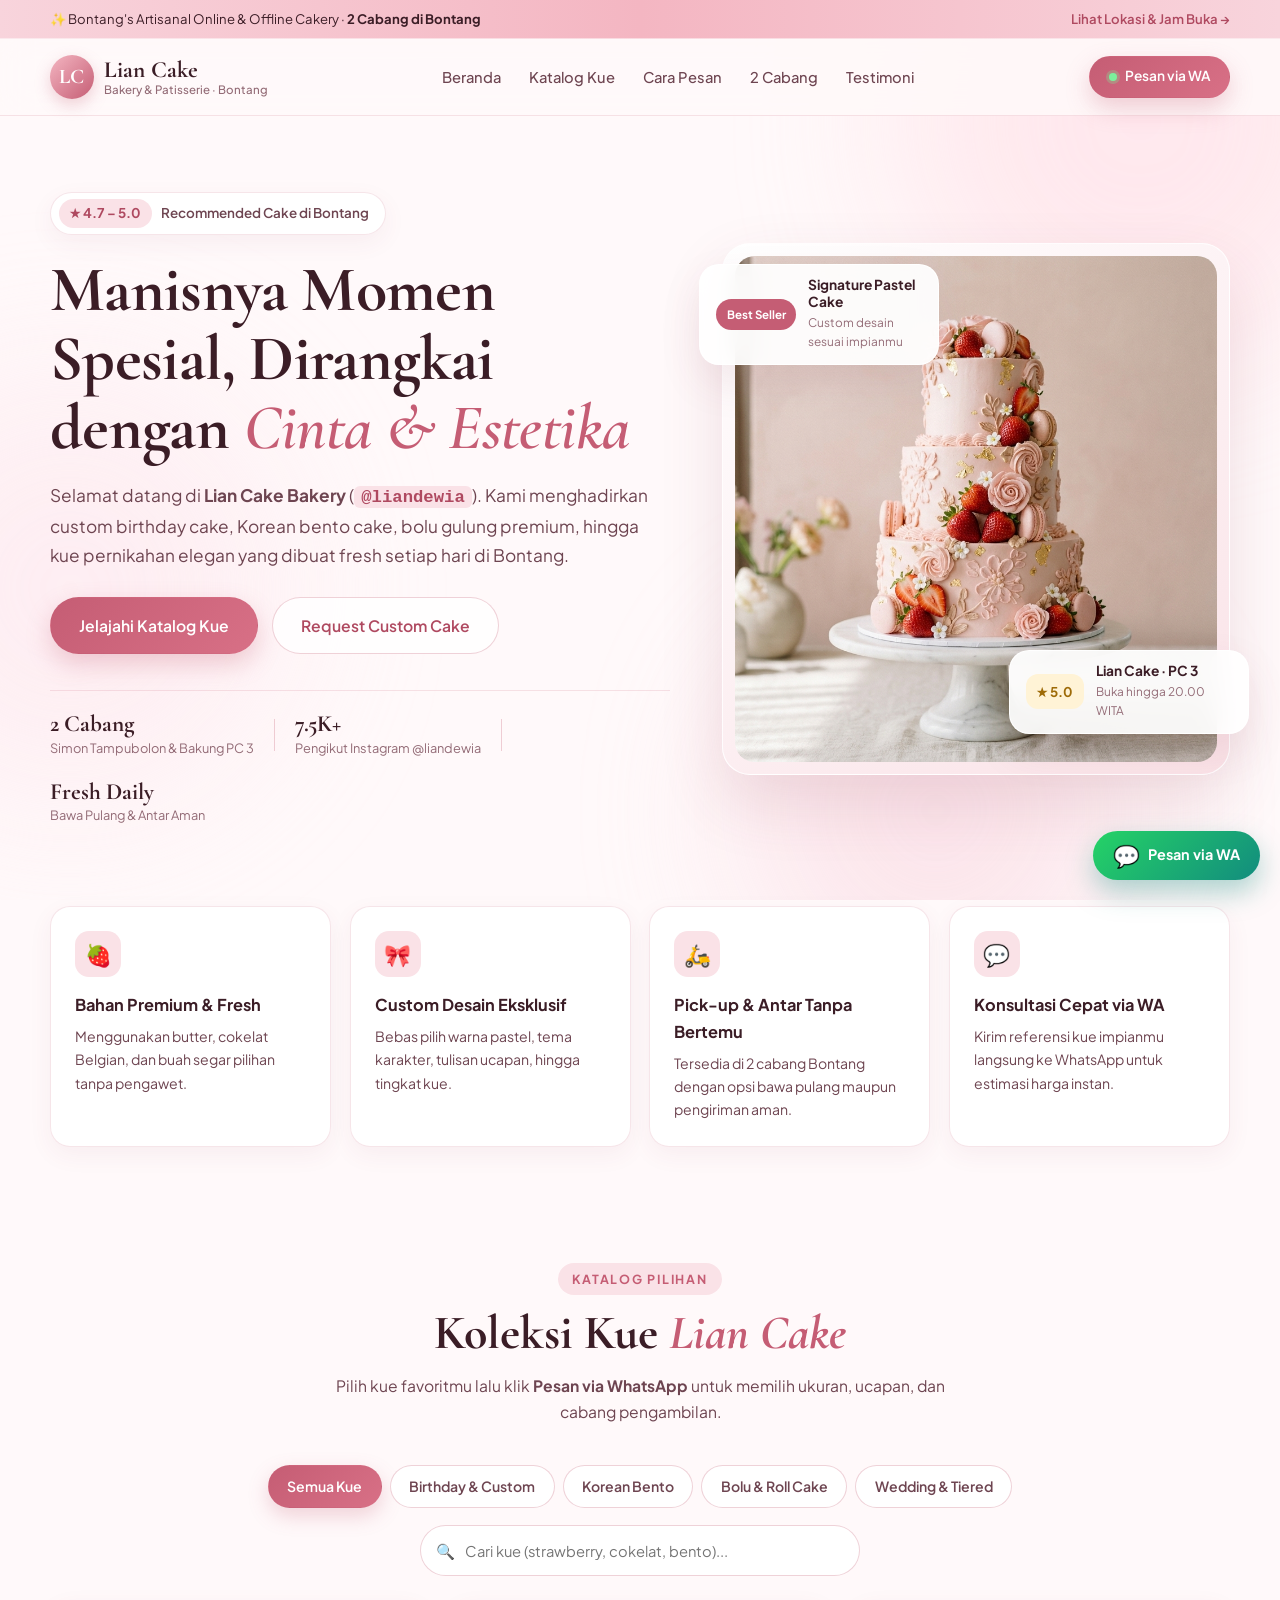
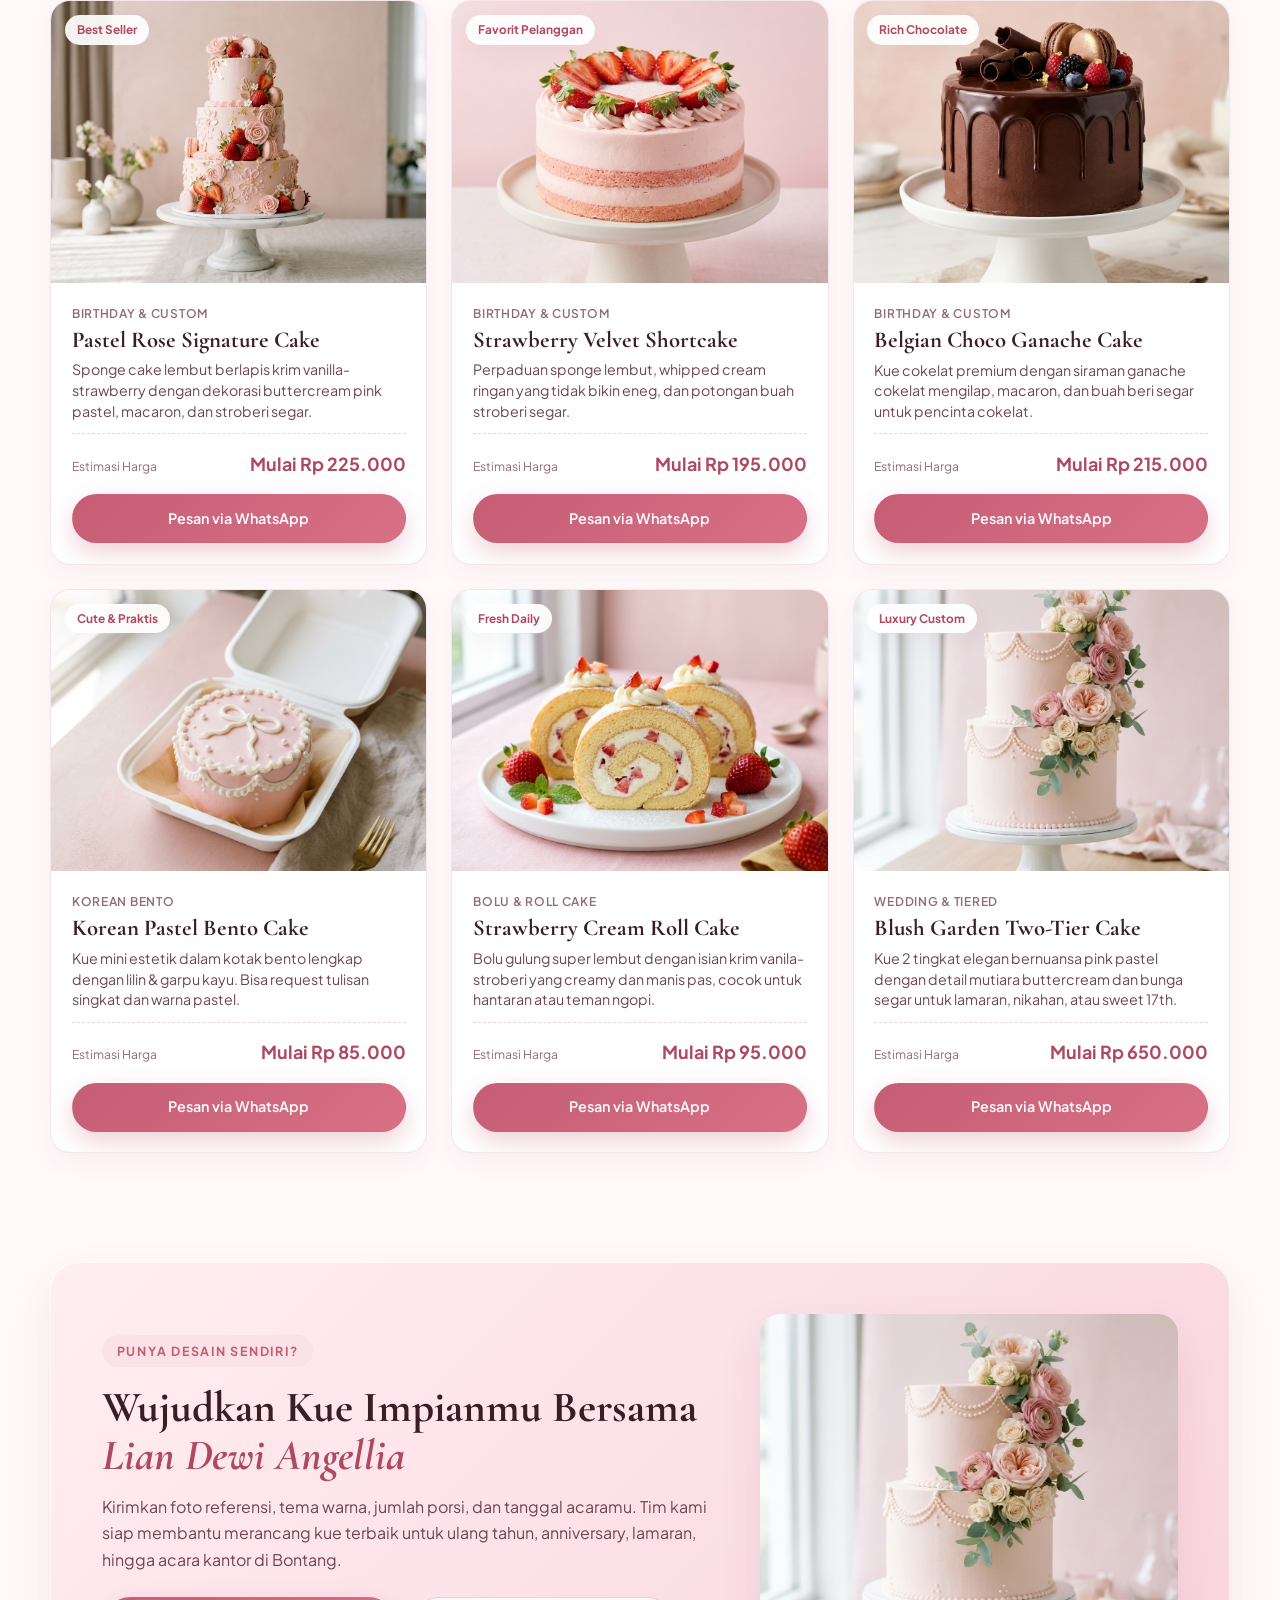
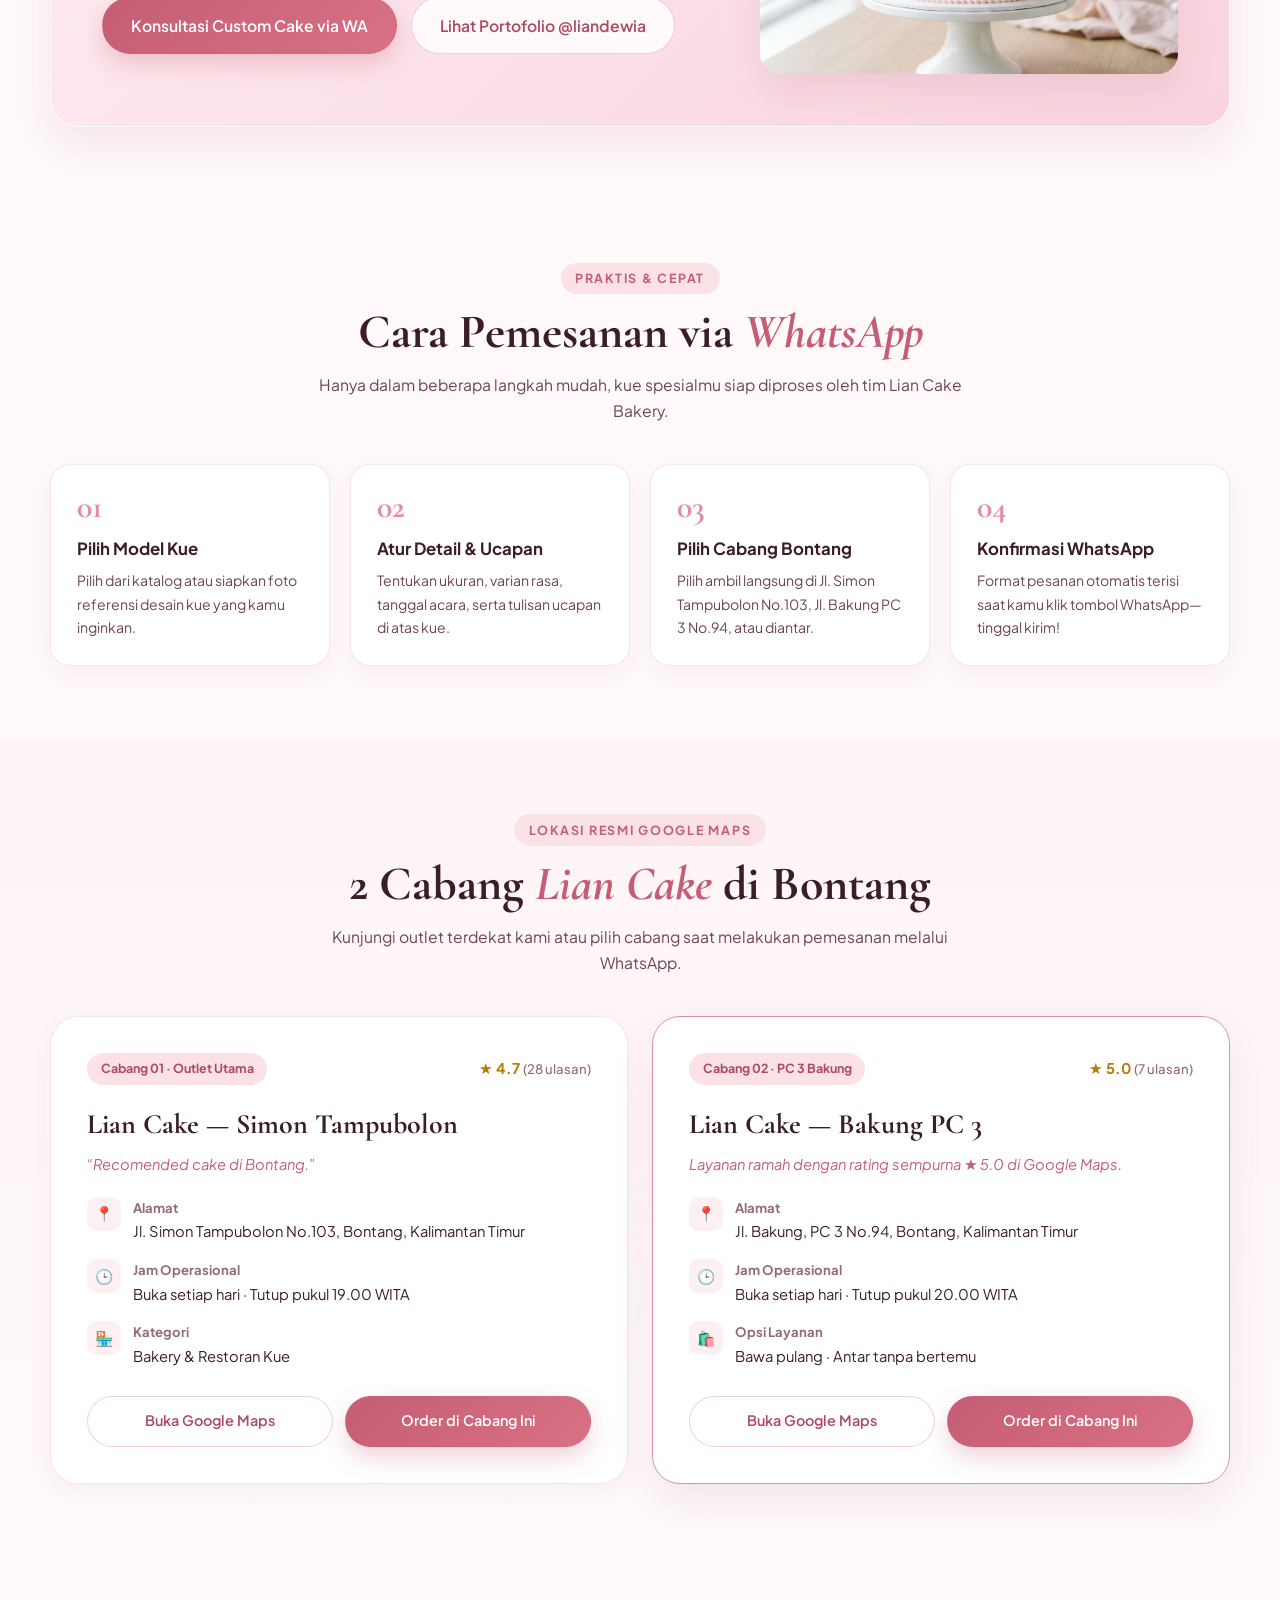
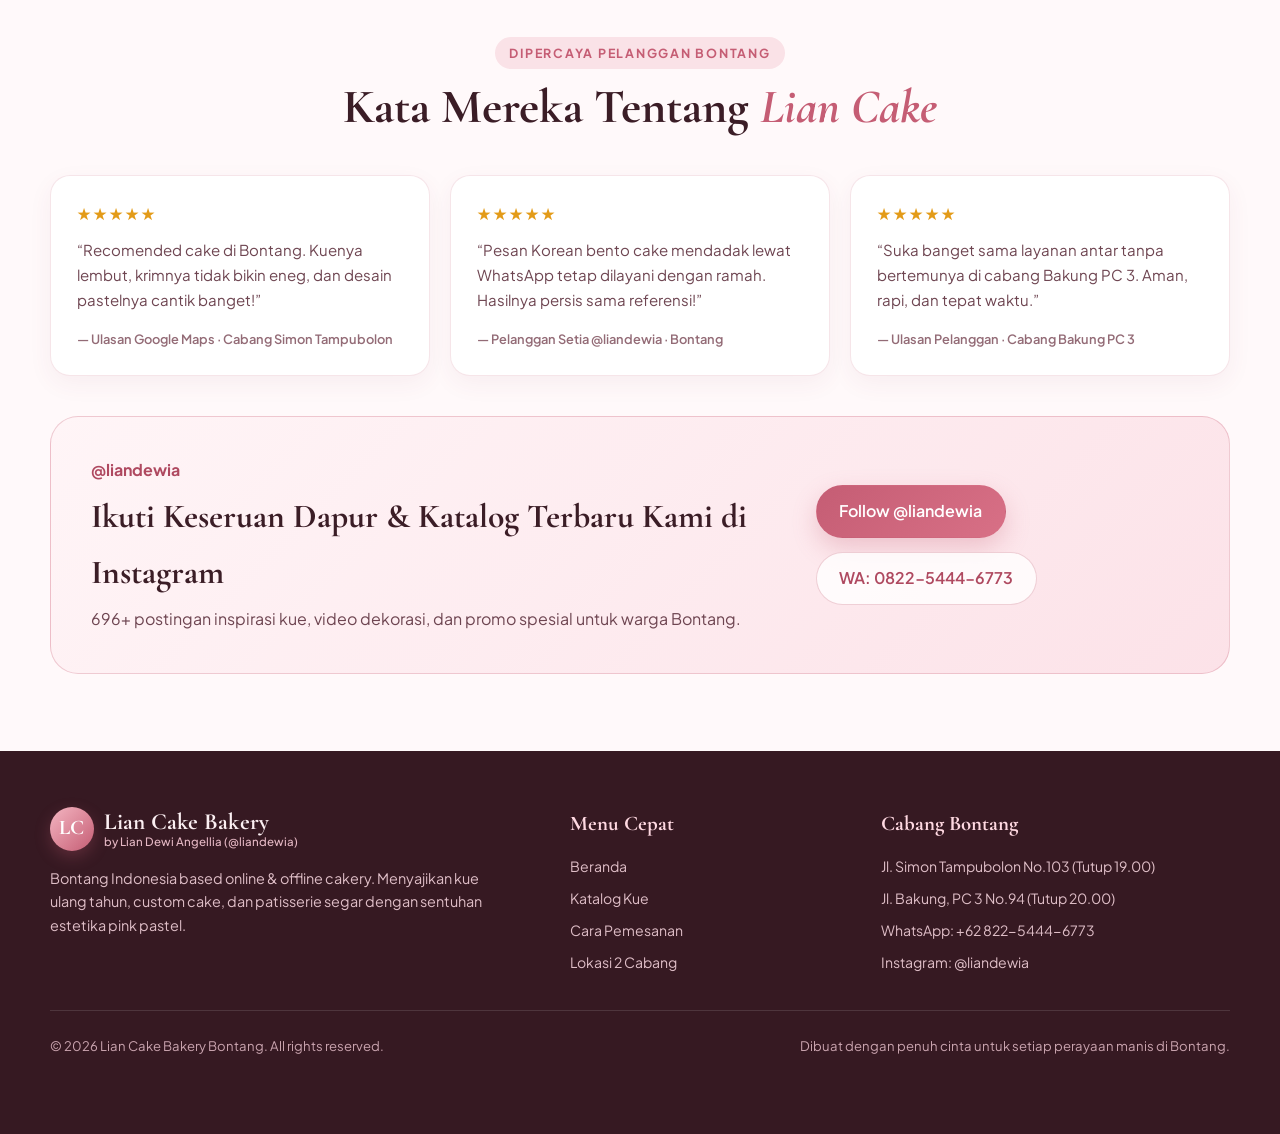
<file: index.html>
<!DOCTYPE html>
<html lang="id">
<head>
  <meta charset="UTF-8" />
  <meta name="viewport" content="width=device-width, initial-scale=1.0" />
  <title>Lian Cake Bakery — Artisanal Cakery &amp; Custom Cake Bontang</title>
  <meta
    name="description"
    content="Lian Cake Bakery (@liandewia) — Katalog kue ulang tahun, custom cake, bento cake, bolu gulung, dan kue pernikahan di Bontang. Pesan mudah via WhatsApp, tersedia 2 cabang di Bontang."
  />
  <meta name="theme-color" content="#F4B6C2" />

  <!-- Google Fonts -->
  <link rel="preconnect" href="https://fonts.googleapis.com" />
  <link rel="preconnect" href="https://fonts.gstatic.com" crossorigin />
  <link
    href="https://fonts.googleapis.com/css2?family=Cormorant+Garamond:ital,wght@0,500;0,600;0,700;1,500;1,600&family=Plus+Jakarta+Sans:wght@400;500;600;700&display=swap"
    rel="stylesheet"
  />

  <link rel="stylesheet" href="styles.css" />
</head>
<body>
  <!-- Ambient Background Blobs -->
  <div class="ambient-bg" aria-hidden="true">
    <span class="blob blob-1"></span>
    <span class="blob blob-2"></span>
    <span class="blob blob-3"></span>
  </div>

  <!-- Top Announcement Bar -->
  <div class="top-bar">
    <div class="container top-bar-inner">
      <span>✨ Bontang's Artisanal Online &amp; Offline Cakery · <strong>2 Cabang di Bontang</strong></span>
      <a href="#cabang" class="top-bar-link">Lihat Lokasi &amp; Jam Buka →</a>
    </div>
  </div>

  <!-- Sticky Navigation Header -->
  <header class="site-header" id="siteHeader">
    <div class="container header-inner">
      <a href="#beranda" class="brand" aria-label="Lian Cake Bakery Beranda">
        <span class="brand-monogram" aria-hidden="true">LC</span>
        <span class="brand-text">
          <span class="brand-name">Lian Cake</span>
          <span class="brand-sub">Bakery &amp; Patisserie · Bontang</span>
        </span>
      </a>

      <nav class="nav-desktop" aria-label="Navigasi Utama">
        <a href="#beranda" class="nav-link">Beranda</a>
        <a href="#katalog" class="nav-link">Katalog Kue</a>
        <a href="#cara-pesan" class="nav-link">Cara Pesan</a>
        <a href="#cabang" class="nav-link">2 Cabang</a>
        <a href="#ulasan" class="nav-link">Testimoni</a>
      </nav>

      <div class="header-actions">
        <button type="button" class="btn btn-primary btn-sm" id="headerOrderBtn">
          <span class="wa-dot" aria-hidden="true"></span>
          Pesan via WA
        </button>
        <button
          type="button"
          class="menu-toggle"
          id="menuToggle"
          aria-label="Buka menu navigasi"
          aria-expanded="false"
          aria-controls="mobileDrawer"
        >
          <span></span>
          <span></span>
          <span></span>
        </button>
      </div>
    </div>

    <!-- Mobile Navigation Drawer -->
    <div class="mobile-drawer" id="mobileDrawer" hidden>
      <nav class="mobile-nav" aria-label="Navigasi Mobile">
        <a href="#beranda" class="mobile-nav-link">Beranda</a>
        <a href="#katalog" class="mobile-nav-link">Katalog Kue</a>
        <a href="#cara-pesan" class="mobile-nav-link">Cara Pesan</a>
        <a href="#cabang" class="mobile-nav-link">2 Cabang Bontang</a>
        <a href="#ulasan" class="mobile-nav-link">Testimoni &amp; IG</a>
        <button type="button" class="btn btn-primary btn-full mobile-wa-btn" id="mobileOrderBtn">
          Chat &amp; Pesan via WhatsApp
        </button>
      </nav>
    </div>
  </header>

  <main>
    <!-- Hero Section -->
    <section class="hero" id="beranda">
      <div class="container hero-grid">
        <div class="hero-content">
          <div class="hero-pill">
            <span class="pill-star">★ 4.7 – 5.0</span>
            <span>Recommended Cake di Bontang</span>
          </div>

          <h1 class="hero-title">
            Manisnya Momen Spesial, Dirangkai dengan <em>Cinta &amp; Estetika</em>
          </h1>

          <p class="hero-desc">
            Selamat datang di <strong>Lian Cake Bakery</strong> (<code>@liandewia</code>). Kami menghadirkan
            custom birthday cake, Korean bento cake, bolu gulung premium, hingga kue pernikahan elegan
            yang dibuat fresh setiap hari di Bontang.
          </p>

          <div class="hero-cta">
            <a href="#katalog" class="btn btn-primary btn-lg">
              Jelajahi Katalog Kue
            </a>
            <button type="button" class="btn btn-outline btn-lg" id="heroCustomOrderBtn">
              Request Custom Cake
            </button>
          </div>

          <div class="hero-stats">
            <div class="stat-item">
              <strong class="stat-value">2 Cabang</strong>
              <span class="stat-label">Simon Tampubolon &amp; Bakung PC 3</span>
            </div>
            <div class="stat-divider" aria-hidden="true"></div>
            <div class="stat-item">
              <strong class="stat-value">7.5K+</strong>
              <span class="stat-label">Pengikut Instagram @liandewia</span>
            </div>
            <div class="stat-divider" aria-hidden="true"></div>
            <div class="stat-item">
              <strong class="stat-value">Fresh Daily</strong>
              <span class="stat-label">Bawa Pulang &amp; Antar Aman</span>
            </div>
          </div>
        </div>

        <div class="hero-visual">
          <div class="hero-frame">
            <img
              src="hero-cake.jpg"
              alt="Signature Pastel Pink Birthday Cake dari Lian Cake Bakery Bontang"
              class="hero-image"
            />
            <div class="floating-card floating-card-top">
              <span class="fc-badge">Best Seller</span>
              <div>
                <strong>Signature Pastel Cake</strong>
                <p>Custom desain sesuai impianmu</p>
              </div>
            </div>
            <div class="floating-card floating-card-bottom">
              <span class="fc-rating">★ 5.0</span>
              <div>
                <strong>Lian Cake · PC 3</strong>
                <p>Buka hingga 20.00 WITA</p>
              </div>
            </div>
          </div>
        </div>
      </div>
    </section>

    <!-- Brand Highlights Strip -->
    <section class="highlights" aria-label="Keunggulan Lian Cake">
      <div class="container highlights-grid">
        <div class="highlight-card">
          <div class="highlight-icon" aria-hidden="true">🍓</div>
          <h3>Bahan Premium &amp; Fresh</h3>
          <p>Menggunakan butter, cokelat Belgian, dan buah segar pilihan tanpa pengawet.</p>
        </div>
        <div class="highlight-card">
          <div class="highlight-icon" aria-hidden="true">🎀</div>
          <h3>Custom Desain Eksklusif</h3>
          <p>Bebas pilih warna pastel, tema karakter, tulisan ucapan, hingga tingkat kue.</p>
        </div>
        <div class="highlight-card">
          <div class="highlight-icon" aria-hidden="true">🛵</div>
          <h3>Pick-up &amp; Antar Tanpa Bertemu</h3>
          <p>Tersedia di 2 cabang Bontang dengan opsi bawa pulang maupun pengiriman aman.</p>
        </div>
        <div class="highlight-card">
          <div class="highlight-icon" aria-hidden="true">💬</div>
          <h3>Konsultasi Cepat via WA</h3>
          <p>Kirim referensi kue impianmu langsung ke WhatsApp untuk estimasi harga instan.</p>
        </div>
      </div>
    </section>

    <!-- Cake Catalog Section -->
    <section class="catalog-section" id="katalog">
      <div class="container">
        <div class="section-header">
          <span class="section-eyebrow">Katalog Pilihan</span>
          <h2 class="section-title">Koleksi Kue <em>Lian Cake</em></h2>
          <p class="section-subtitle">
            Pilih kue favoritmu lalu klik <strong>Pesan via WhatsApp</strong> untuk memilih ukuran, ucapan, dan cabang pengambilan.
          </p>
        </div>

        <!-- Catalog Controls: Filter Tabs & Search -->
        <div class="catalog-controls">
          <div class="filter-tabs" role="tablist" aria-label="Kategori Kue">
            <button type="button" class="filter-tab active" data-category="all" role="tab" aria-selected="true">
              Semua Kue
            </button>
            <button type="button" class="filter-tab" data-category="birthday" role="tab" aria-selected="false">
              Birthday &amp; Custom
            </button>
            <button type="button" class="filter-tab" data-category="bento" role="tab" aria-selected="false">
              Korean Bento
            </button>
            <button type="button" class="filter-tab" data-category="roll" role="tab" aria-selected="false">
              Bolu &amp; Roll Cake
            </button>
            <button type="button" class="filter-tab" data-category="tiered" role="tab" aria-selected="false">
              Wedding &amp; Tiered
            </button>
          </div>

          <div class="search-box">
            <span class="search-icon" aria-hidden="true">🔍</span>
            <input
              type="search"
              id="catalogSearch"
              placeholder="Cari kue (strawberry, cokelat, bento)..."
              aria-label="Cari kue di katalog"
            />
          </div>
        </div>

        <!-- Catalog Grid (Rendered by app.js) -->
        <div class="catalog-grid" id="catalogGrid"></div>

        <!-- Empty State -->
        <div class="empty-state" id="catalogEmpty" hidden>
          <p>Tidak ada kue yang cocok dengan pencarianmu. Yuk konsultasikan kue custom impianmu langsung!</p>
          <button type="button" class="btn btn-primary" id="emptyCustomBtn">Tanya Custom Cake via WA</button>
        </div>
      </div>
    </section>

    <!-- Custom Order Banner -->
    <section class="custom-banner">
      <div class="container">
        <div class="custom-banner-card">
          <div class="custom-banner-text">
            <span class="section-eyebrow">Punya Desain Sendiri?</span>
            <h2>Wujudkan Kue Impianmu Bersama <em>Lian Dewi Angellia</em></h2>
            <p>
              Kirimkan foto referensi, tema warna, jumlah porsi, dan tanggal acaramu. Tim kami siap
              membantu merancang kue terbaik untuk ulang tahun, anniversary, lamaran, hingga acara kantor di Bontang.
            </p>
            <div class="custom-banner-actions">
              <button type="button" class="btn btn-primary btn-lg" id="bannerCustomBtn">
                Konsultasi Custom Cake via WA
              </button>
              <a
                href="https://www.instagram.com/liandewia/"
                target="_blank"
                rel="noopener noreferrer"
                class="btn btn-outline btn-lg"
              >
                Lihat Portofolio @liandewia
              </a>
            </div>
          </div>
          <div class="custom-banner-visual">
            <img src="cake-tiered.jpg" alt="Contoh Custom Tiered Cake Lian Cake" loading="lazy" />
          </div>
        </div>
      </div>
    </section>

    <!-- How to Order Section -->
    <section class="steps-section" id="cara-pesan">
      <div class="container">
        <div class="section-header">
          <span class="section-eyebrow">Praktis &amp; Cepat</span>
          <h2 class="section-title">Cara Pemesanan via <em>WhatsApp</em></h2>
          <p class="section-subtitle">
            Hanya dalam beberapa langkah mudah, kue spesialmu siap diproses oleh tim Lian Cake Bakery.
          </p>
        </div>

        <div class="steps-grid">
          <div class="step-card">
            <span class="step-num">01</span>
            <h3>Pilih Model Kue</h3>
            <p>Pilih dari katalog atau siapkan foto referensi desain kue yang kamu inginkan.</p>
          </div>
          <div class="step-card">
            <span class="step-num">02</span>
            <h3>Atur Detail &amp; Ucapan</h3>
            <p>Tentukan ukuran, varian rasa, tanggal acara, serta tulisan ucapan di atas kue.</p>
          </div>
          <div class="step-card">
            <span class="step-num">03</span>
            <h3>Pilih Cabang Bontang</h3>
            <p>Pilih ambil langsung di Jl. Simon Tampubolon No.103, Jl. Bakung PC 3 No.94, atau diantar.</p>
          </div>
          <div class="step-card">
            <span class="step-num">04</span>
            <h3>Konfirmasi WhatsApp</h3>
            <p>Format pesanan otomatis terisi saat kamu klik tombol WhatsApp—tinggal kirim!</p>
          </div>
        </div>
      </div>
    </section>

    <!-- Two Branches Section (Exact Google Maps Data) -->
    <section class="branches-section" id="cabang">
      <div class="container">
        <div class="section-header">
          <span class="section-eyebrow">Lokasi Resmi Google Maps</span>
          <h2 class="section-title">2 Cabang <em>Lian Cake</em> di Bontang</h2>
          <p class="section-subtitle">
            Kunjungi outlet terdekat kami atau pilih cabang saat melakukan pemesanan melalui WhatsApp.
          </p>
        </div>

        <div class="branches-grid">
          <!-- Branch 1 -->
          <article class="branch-card">
            <div class="branch-top">
              <span class="branch-badge">Cabang 01 · Outlet Utama</span>
              <span class="branch-rating">★ 4.7 <span>(28 ulasan)</span></span>
            </div>
            <h3 class="branch-name">Lian Cake — Simon Tampubolon</h3>
            <p class="branch-quote">“Recomended cake di Bontang.”</p>

            <ul class="branch-details">
              <li>
                <span class="detail-icon" aria-hidden="true">📍</span>
                <div>
                  <strong>Alamat</strong>
                  <span>Jl. Simon Tampubolon No.103, Bontang, Kalimantan Timur</span>
                </div>
              </li>
              <li>
                <span class="detail-icon" aria-hidden="true">🕒</span>
                <div>
                  <strong>Jam Operasional</strong>
                  <span>Buka setiap hari · Tutup pukul 19.00 WITA</span>
                </div>
              </li>
              <li>
                <span class="detail-icon" aria-hidden="true">🏪</span>
                <div>
                  <strong>Kategori</strong>
                  <span>Bakery &amp; Restoran Kue</span>
                </div>
              </li>
            </ul>

            <div class="branch-actions">
              <a
                href="https://www.google.com/maps/search/?api=1&query=Lian+Cake+Jl.+Simon+Tampubolon+No.103+Bontang"
                target="_blank"
                rel="noopener noreferrer"
                class="btn btn-outline"
              >
                Buka Google Maps
              </a>
              <button
                type="button"
                class="btn btn-primary branch-wa-btn"
                data-branch="Cabang Jl. Simon Tampubolon No.103"
              >
                Order di Cabang Ini
              </button>
            </div>
          </article>

          <!-- Branch 2 -->
          <article class="branch-card branch-card-featured">
            <div class="branch-top">
              <span class="branch-badge">Cabang 02 · PC 3 Bakung</span>
              <span class="branch-rating">★ 5.0 <span>(7 ulasan)</span></span>
            </div>
            <h3 class="branch-name">Lian Cake — Bakung PC 3</h3>
            <p class="branch-quote">Layanan ramah dengan rating sempurna ★ 5.0 di Google Maps.</p>

            <ul class="branch-details">
              <li>
                <span class="detail-icon" aria-hidden="true">📍</span>
                <div>
                  <strong>Alamat</strong>
                  <span>Jl. Bakung, PC 3 No.94, Bontang, Kalimantan Timur</span>
                </div>
              </li>
              <li>
                <span class="detail-icon" aria-hidden="true">🕒</span>
                <div>
                  <strong>Jam Operasional</strong>
                  <span>Buka setiap hari · Tutup pukul 20.00 WITA</span>
                </div>
              </li>
              <li>
                <span class="detail-icon" aria-hidden="true">🛍️</span>
                <div>
                  <strong>Opsi Layanan</strong>
                  <span>Bawa pulang · Antar tanpa bertemu</span>
                </div>
              </li>
            </ul>

            <div class="branch-actions">
              <a
                href="https://www.google.com/maps/search/?api=1&query=Lian+Cake+Jl.+Bakung+PC+3+No.94+Bontang"
                target="_blank"
                rel="noopener noreferrer"
                class="btn btn-outline"
              >
                Buka Google Maps
              </a>
              <button
                type="button"
                class="btn btn-primary branch-wa-btn"
                data-branch="Cabang Jl. Bakung, PC 3 No.94"
              >
                Order di Cabang Ini
              </button>
            </div>
          </article>
        </div>
      </div>
    </section>

    <!-- Testimonials & Instagram Section -->
    <section class="social-section" id="ulasan">
      <div class="container">
        <div class="section-header">
          <span class="section-eyebrow">Dipercaya Pelanggan Bontang</span>
          <h2 class="section-title">Kata Mereka Tentang <em>Lian Cake</em></h2>
        </div>

        <div class="testimonials-grid">
          <blockquote class="testimonial-card">
            <div class="stars" aria-label="5 dari 5 bintang">★★★★★</div>
            <p>“Recomended cake di Bontang. Kuenya lembut, krimnya tidak bikin eneg, dan desain pastelnya cantik banget!”</p>
            <footer>— Ulasan Google Maps · Cabang Simon Tampubolon</footer>
          </blockquote>

          <blockquote class="testimonial-card">
            <div class="stars" aria-label="5 dari 5 bintang">★★★★★</div>
            <p>“Pesan Korean bento cake mendadak lewat WhatsApp tetap dilayani dengan ramah. Hasilnya persis sama referensi!”</p>
            <footer>— Pelanggan Setia @liandewia · Bontang</footer>
          </blockquote>

          <blockquote class="testimonial-card">
            <div class="stars" aria-label="5 dari 5 bintang">★★★★★</div>
            <p>“Suka banget sama layanan antar tanpa bertemunya di cabang Bakung PC 3. Aman, rapi, dan tepat waktu.”</p>
            <footer>— Ulasan Pelanggan · Cabang Bakung PC 3</footer>
          </blockquote>
        </div>

        <!-- Instagram CTA Box -->
        <div class="ig-box">
          <div class="ig-info">
            <span class="ig-handle">@liandewia</span>
            <h3>Ikuti Keseruan Dapur &amp; Katalog Terbaru Kami di Instagram</h3>
            <p>696+ postingan inspirasi kue, video dekorasi, dan promo spesial untuk warga Bontang.</p>
          </div>
          <div class="ig-actions">
            <a
              href="https://www.instagram.com/liandewia/"
              target="_blank"
              rel="noopener noreferrer"
              class="btn btn-primary"
            >
              Follow @liandewia
            </a>
            <a
              href="https://wa.me/6282254446773"
              target="_blank"
              rel="noopener noreferrer"
              class="btn btn-outline"
            >
              WA: 0822-5444-6773
            </a>
          </div>
        </div>
      </div>
    </section>
  </main>

  <!-- Footer -->
  <footer class="site-footer">
    <div class="container footer-grid">
      <div class="footer-brand">
        <div class="brand">
          <span class="brand-monogram" aria-hidden="true">LC</span>
          <span class="brand-text">
            <span class="brand-name">Lian Cake Bakery</span>
            <span class="brand-sub">by Lian Dewi Angellia (@liandewia)</span>
          </span>
        </div>
        <p>
          Bontang Indonesia based online &amp; offline cakery. Menyajikan kue ulang tahun, custom cake,
          dan patisserie segar dengan sentuhan estetika pink pastel.
        </p>
      </div>

      <div class="footer-col">
        <h4>Menu Cepat</h4>
        <ul>
          <li><a href="#beranda">Beranda</a></li>
          <li><a href="#katalog">Katalog Kue</a></li>
          <li><a href="#cara-pesan">Cara Pemesanan</a></li>
          <li><a href="#cabang">Lokasi 2 Cabang</a></li>
        </ul>
      </div>

      <div class="footer-col">
        <h4>Cabang Bontang</h4>
        <ul>
          <li>Jl. Simon Tampubolon No.103 (Tutup 19.00)</li>
          <li>Jl. Bakung, PC 3 No.94 (Tutup 20.00)</li>
          <li>WhatsApp: <a href="https://wa.me/6282254446773" target="_blank" rel="noopener noreferrer">+62 822-5444-6773</a></li>
          <li>Instagram: <a href="https://www.instagram.com/liandewia/" target="_blank" rel="noopener noreferrer">@liandewia</a></li>
        </ul>
      </div>
    </div>

    <div class="container footer-bottom">
      <p>&copy; <span id="currentYear">2026</span> Lian Cake Bakery Bontang. All rights reserved.</p>
      <p>Dibuat dengan penuh cinta untuk setiap perayaan manis di Bontang.</p>
    </div>
  </footer>

  <!-- Floating WhatsApp Quick Button -->
  <button type="button" class="floating-wa" id="floatingWaBtn" aria-label="Pesan cepat via WhatsApp">
    <span class="floating-wa-icon" aria-hidden="true">💬</span>
    <span class="floating-wa-text">Pesan via WA</span>
  </button>

  <!-- Interactive WhatsApp Order Modal -->
  <div class="modal-backdrop" id="orderModal" hidden role="dialog" aria-modal="true" aria-labelledby="modalTitle">
    <div class="modal-card">
      <button type="button" class="modal-close" id="modalCloseBtn" aria-label="Tutup form pemesanan">&times;</button>

      <div class="modal-header">
        <span class="section-eyebrow">Form Pesanan WhatsApp</span>
        <h3 id="modalTitle">Pesan Kue Lian Cake</h3>
        <p id="modalSubtitle">Lengkapi detail di bawah agar admin kami bisa langsung memproses pesananmu.</p>
      </div>

      <form id="waOrderForm" class="modal-form">
        <div class="form-group">
          <label for="orderCakeName">Pilihan Kue / Produk</label>
          <input type="text" id="orderCakeName" name="cakeName" required />
        </div>

        <div class="form-row">
          <div class="form-group">
            <label for="orderSize">Ukuran / Varian</label>
            <select id="orderSize" name="size">
              <option value="Mini / Bento (10cm)">Mini / Bento (10cm)</option>
              <option value="Reguler (16cm)">Reguler (16cm)</option>
              <option value="Medium (20cm)" selected>Medium (20cm)</option>
              <option value="Large (24cm)">Large (24cm)</option>
              <option value="2 Tingkat / Custom">2 Tingkat / Custom</option>
              <option value="1 Box / Paket Standar">1 Box / Paket Standar</option>
            </select>
          </div>

          <div class="form-group">
            <label for="orderDate">Tanggal Acara / Ambil</label>
            <input type="date" id="orderDate" name="date" />
          </div>
        </div>

        <div class="form-group">
          <label for="orderBranch">Pilih Cabang / Pengambilan</label>
          <select id="orderBranch" name="branch">
            <option value="Cabang Jl. Simon Tampubolon No.103">Ambil di Cabang Jl. Simon Tampubolon No.103</option>
            <option value="Cabang Jl. Bakung, PC 3 No.94">Ambil di Cabang Jl. Bakung, PC 3 No.94</option>
            <option value="Antar ke Alamat (Delivery Bontang)">Antar ke Alamat (Delivery Bontang)</option>
          </select>
        </div>

        <div class="form-group">
          <label for="orderCustomerName">Nama Pemesan</label>
          <input type="text" id="orderCustomerName" name="customerName" placeholder="Contoh: Rina" required />
        </div>

        <div class="form-group">
          <label for="orderGreeting">Tulisan Ucapan di Kue &amp; Catatan (Opsional)</label>
          <textarea
            id="orderGreeting"
            name="greeting"
            rows="3"
            placeholder="Contoh: Happy Birthday Mama! Warna pink pastel, rasa cokelat."
          ></textarea>
        </div>

        <button type="submit" class="btn btn-primary btn-lg btn-full">
          Kirim Pesanan ke WhatsApp →
        </button>
      </form>
    </div>
  </div>

  <script src="app.js"></script>
</body>
</html>
</file>
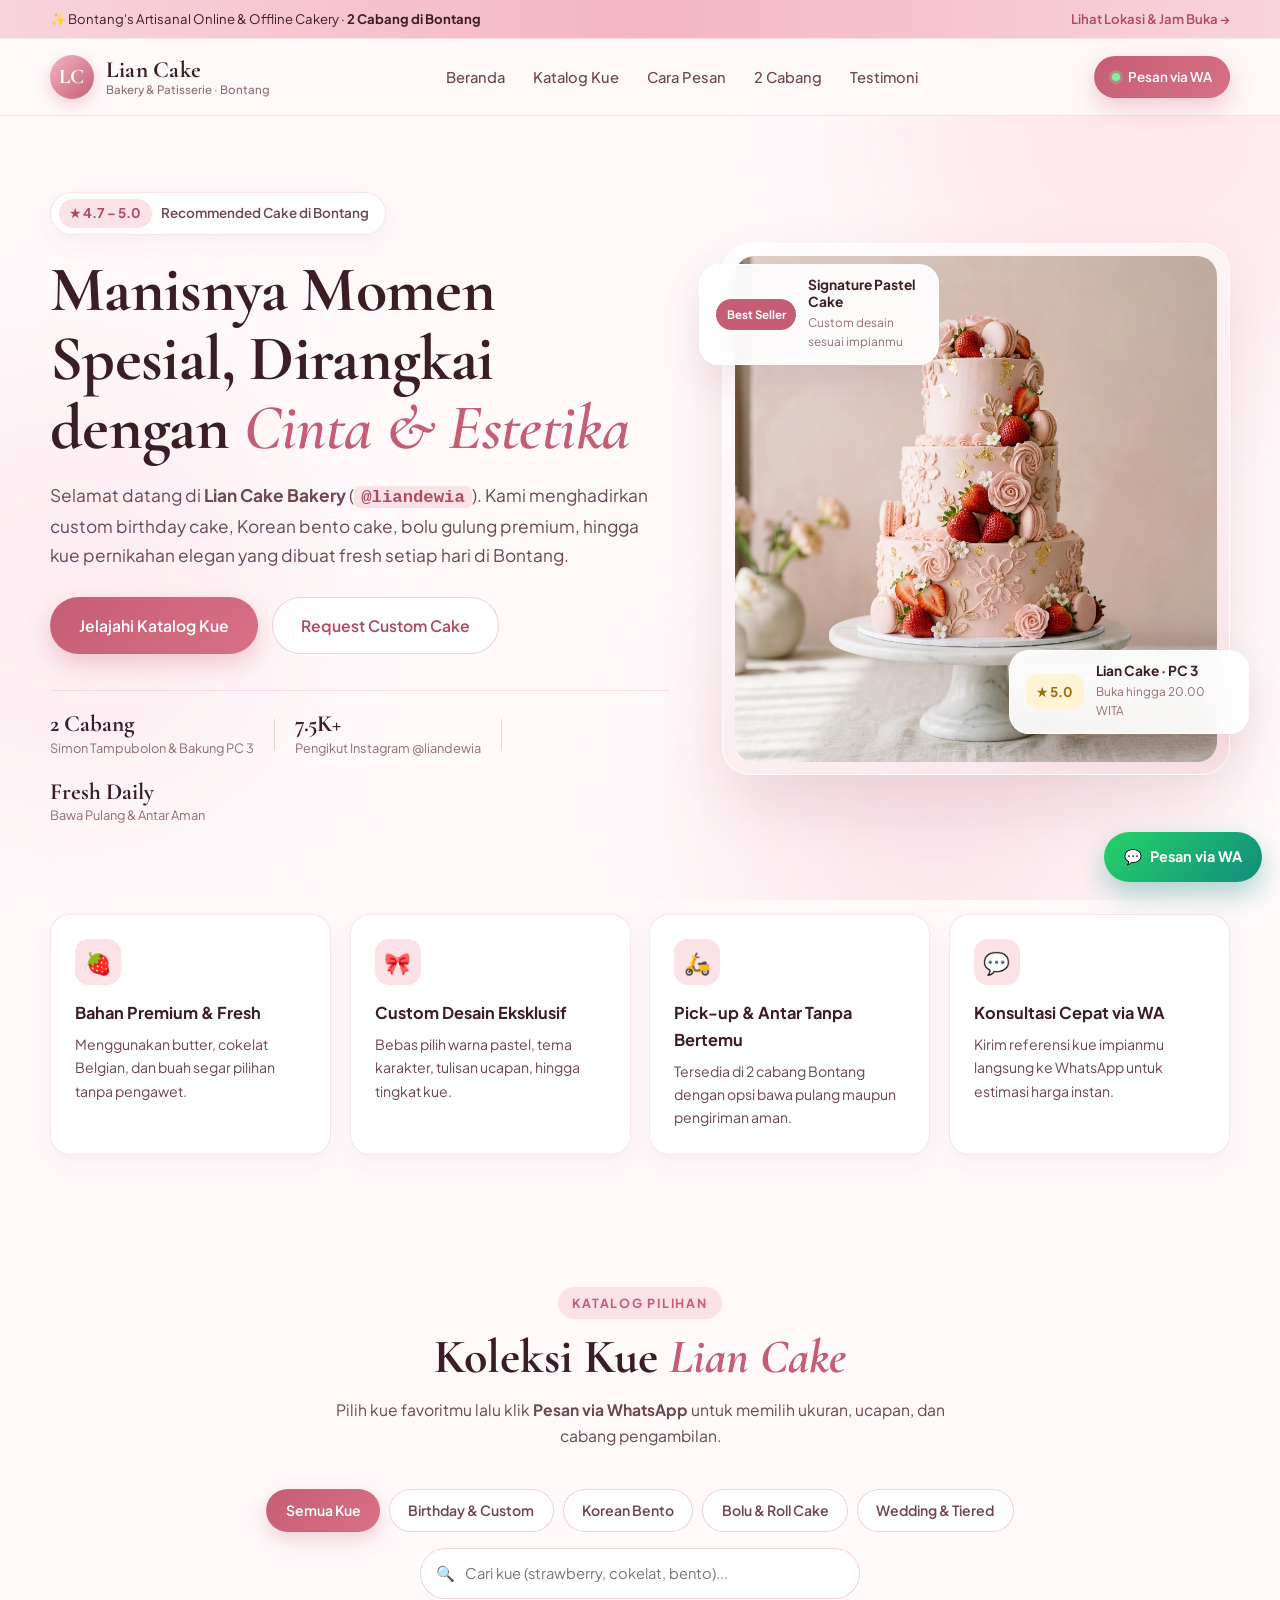
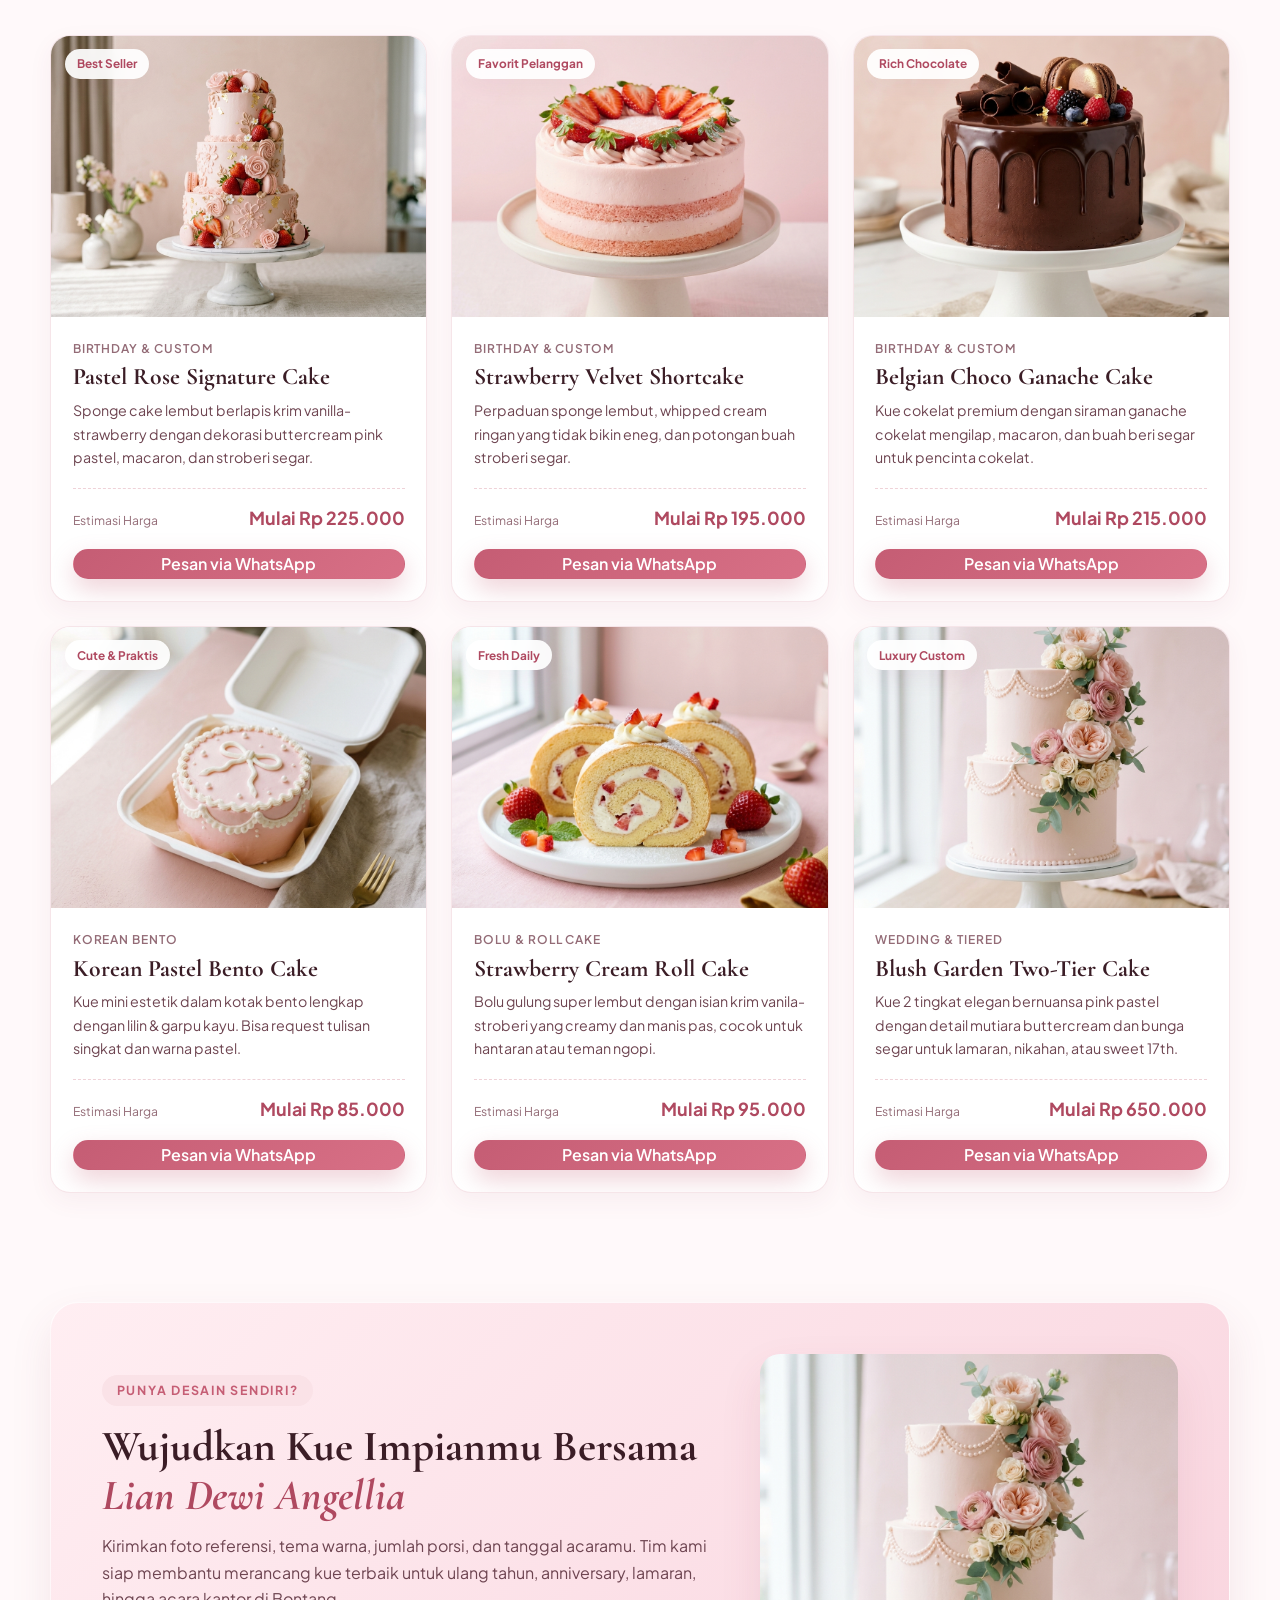
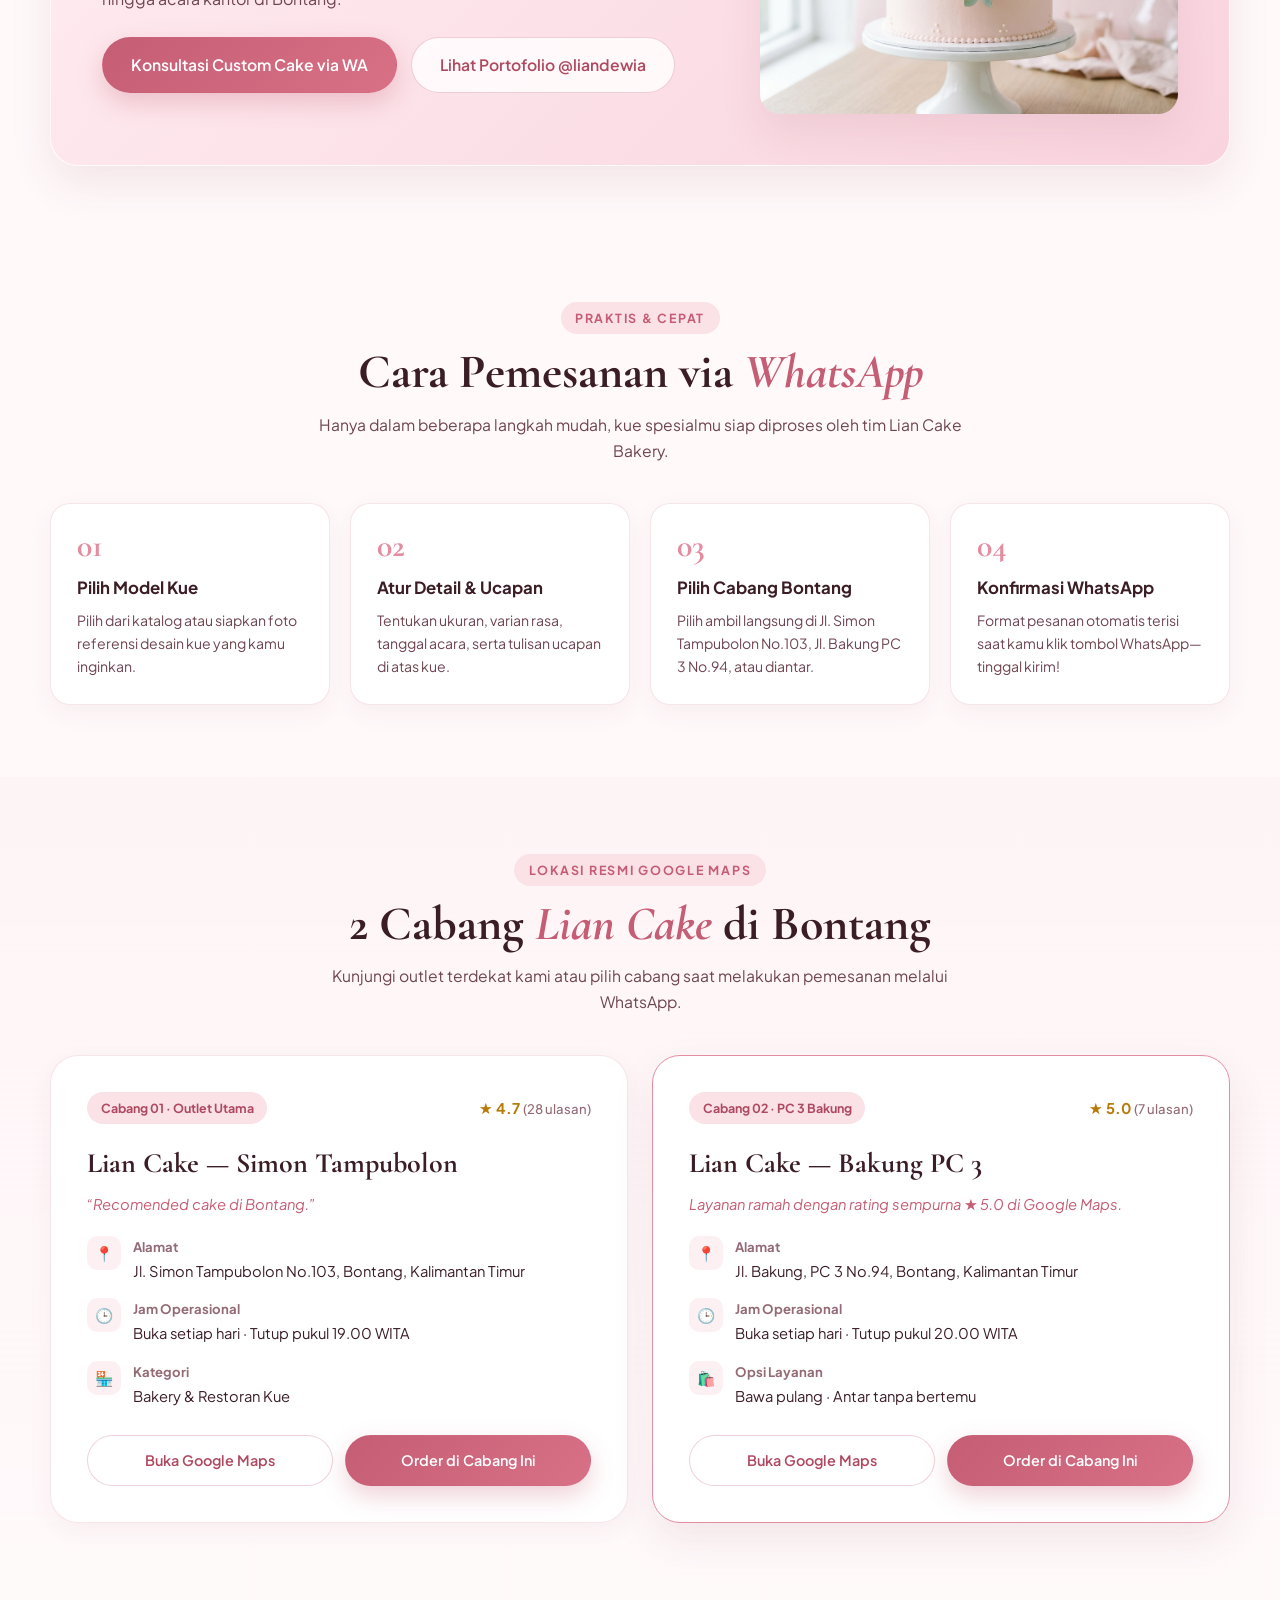
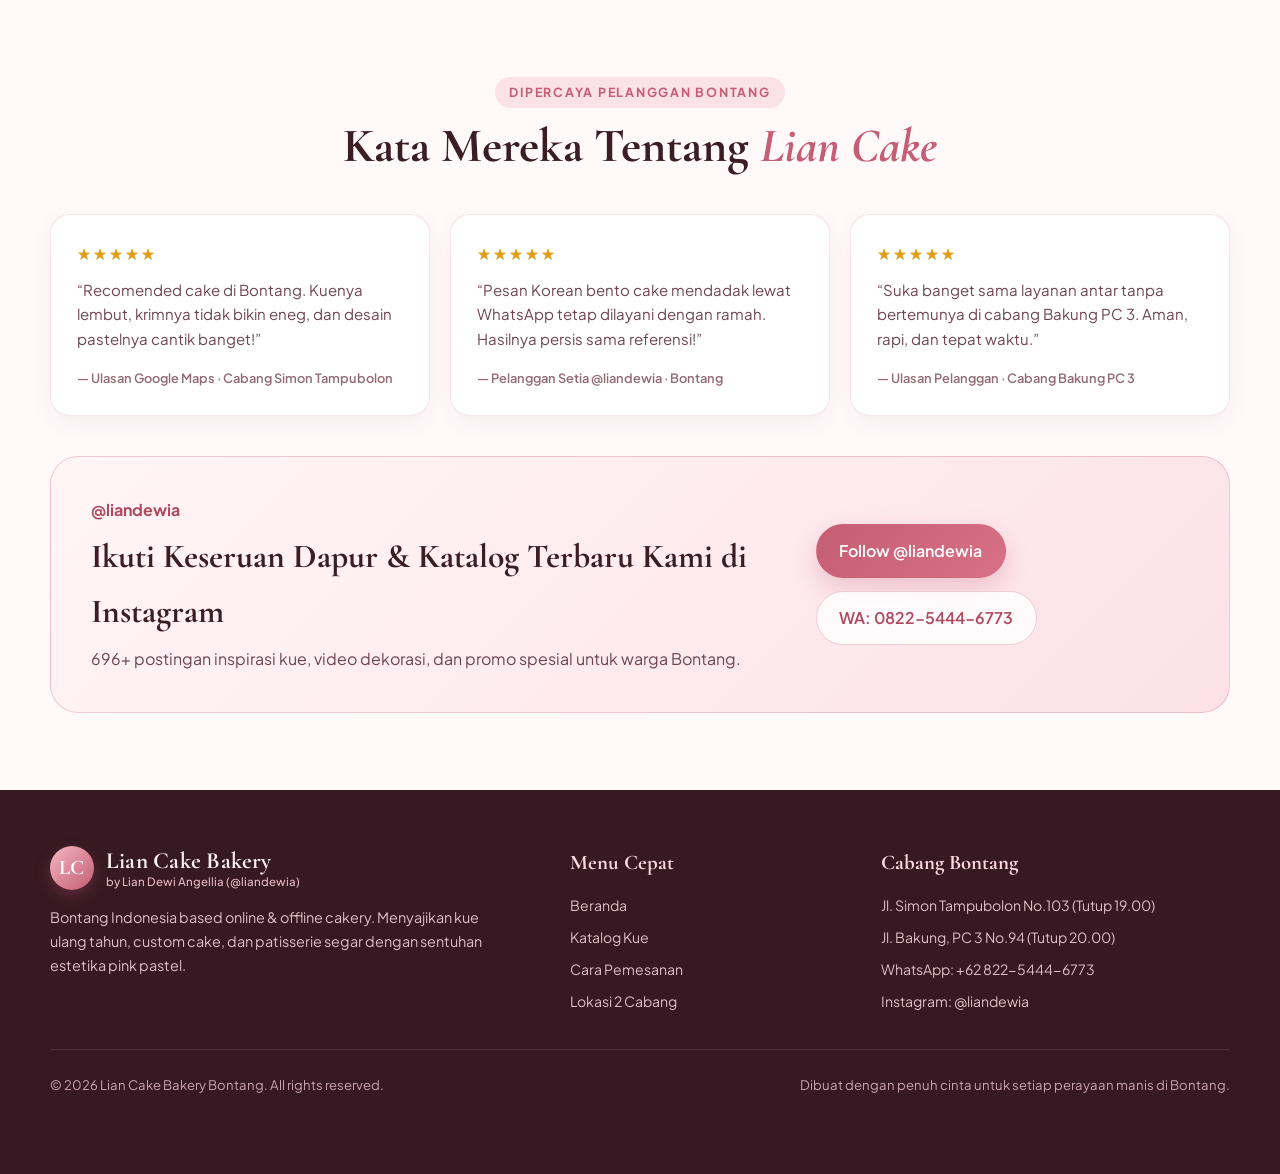
<file: liancake/index.html>
<!DOCTYPE html>
<html lang="id">
<head>
  <meta charset="UTF-8" />
  <meta name="viewport" content="width=device-width, initial-scale=1.0" />
  <title>Lian Cake Bakery — Artisanal Cakery &amp; Custom Cake Bontang</title>
  <meta
    name="description"
    content="Lian Cake Bakery (@liandewia) — Katalog kue ulang tahun, custom cake, bento cake, bolu gulung, dan kue pernikahan di Bontang. Pesan mudah via WhatsApp, tersedia 2 cabang di Bontang."
  />
  <meta name="theme-color" content="#F4B6C2" />

  <!-- Google Fonts -->
  <link rel="preconnect" href="https://fonts.googleapis.com" />
  <link rel="preconnect" href="https://fonts.gstatic.com" crossorigin />
  <link
    href="https://fonts.googleapis.com/css2?family=Cormorant+Garamond:ital,wght@0,500;0,600;0,700;1,500;1,600&family=Plus+Jakarta+Sans:wght@400;500;600;700&display=swap"
    rel="stylesheet"
  />

  <link rel="stylesheet" href="styles.css" />
</head>
<body>
  <!-- Ambient Background Blobs -->
  <div class="ambient-bg" aria-hidden="true">
    <span class="blob blob-1"></span>
    <span class="blob blob-2"></span>
    <span class="blob blob-3"></span>
  </div>

  <!-- Top Announcement Bar -->
  <div class="top-bar">
    <div class="container top-bar-inner">
      <span>✨ Bontang's Artisanal Online &amp; Offline Cakery · <strong>2 Cabang di Bontang</strong></span>
      <a href="#cabang" class="top-bar-link">Lihat Lokasi &amp; Jam Buka →</a>
    </div>
  </div>

  <!-- Sticky Navigation Header -->
  <header class="site-header" id="siteHeader">
    <div class="container header-inner">
      <a href="#beranda" class="brand" aria-label="Lian Cake Bakery Beranda">
        <span class="brand-monogram" aria-hidden="true">LC</span>
        <span class="brand-text">
          <span class="brand-name">Lian Cake</span>
          <span class="brand-sub">Bakery &amp; Patisserie · Bontang</span>
        </span>
      </a>

      <nav class="nav-desktop" aria-label="Navigasi Utama">
        <a href="#beranda" class="nav-link">Beranda</a>
        <a href="#katalog" class="nav-link">Katalog Kue</a>
        <a href="#cara-pesan" class="nav-link">Cara Pesan</a>
        <a href="#cabang" class="nav-link">2 Cabang</a>
        <a href="#ulasan" class="nav-link">Testimoni</a>
      </nav>

      <div class="header-actions">
        <button type="button" class="btn btn-primary btn-sm" id="headerOrderBtn">
          <span class="wa-dot" aria-hidden="true"></span>
          Pesan via WA
        </button>
        <button
          type="button"
          class="menu-toggle"
          id="menuToggle"
          aria-label="Buka menu navigasi"
          aria-expanded="false"
          aria-controls="mobileDrawer"
        >
          <span></span>
          <span></span>
          <span></span>
        </button>
      </div>
    </div>

    <!-- Mobile Navigation Drawer -->
    <div class="mobile-drawer" id="mobileDrawer" hidden>
      <nav class="mobile-nav" aria-label="Navigasi Mobile">
        <a href="#beranda" class="mobile-nav-link">Beranda</a>
        <a href="#katalog" class="mobile-nav-link">Katalog Kue</a>
        <a href="#cara-pesan" class="mobile-nav-link">Cara Pesan</a>
        <a href="#cabang" class="mobile-nav-link">2 Cabang Bontang</a>
        <a href="#ulasan" class="mobile-nav-link">Testimoni &amp; IG</a>
        <button type="button" class="btn btn-primary btn-full mobile-wa-btn" id="mobileOrderBtn">
          Chat &amp; Pesan via WhatsApp
        </button>
      </nav>
    </div>
  </header>

  <main>
    <!-- Hero Section -->
    <section class="hero" id="beranda">
      <div class="container hero-grid">
        <div class="hero-content">
          <div class="hero-pill">
            <span class="pill-star">★ 4.7 – 5.0</span>
            <span>Recommended Cake di Bontang</span>
          </div>

          <h1 class="hero-title">
            Manisnya Momen Spesial, Dirangkai dengan <em>Cinta &amp; Estetika</em>
          </h1>

          <p class="hero-desc">
            Selamat datang di <strong>Lian Cake Bakery</strong> (<code>@liandewia</code>). Kami menghadirkan
            custom birthday cake, Korean bento cake, bolu gulung premium, hingga kue pernikahan elegan
            yang dibuat fresh setiap hari di Bontang.
          </p>

          <div class="hero-cta">
            <a href="#katalog" class="btn btn-primary btn-lg">
              Jelajahi Katalog Kue
            </a>
            <button type="button" class="btn btn-outline btn-lg" id="heroCustomOrderBtn">
              Request Custom Cake
            </button>
          </div>

          <div class="hero-stats">
            <div class="stat-item">
              <strong class="stat-value">2 Cabang</strong>
              <span class="stat-label">Simon Tampubolon &amp; Bakung PC 3</span>
            </div>
            <div class="stat-divider" aria-hidden="true"></div>
            <div class="stat-item">
              <strong class="stat-value">7.5K+</strong>
              <span class="stat-label">Pengikut Instagram @liandewia</span>
            </div>
            <div class="stat-divider" aria-hidden="true"></div>
            <div class="stat-item">
              <strong class="stat-value">Fresh Daily</strong>
              <span class="stat-label">Bawa Pulang &amp; Antar Aman</span>
            </div>
          </div>
        </div>

        <div class="hero-visual">
          <div class="hero-frame">
            <img
              src="assets/hero-cake.jpg"
              alt="Signature Pastel Pink Birthday Cake dari Lian Cake Bakery Bontang"
              class="hero-image"
            />
            <div class="floating-card floating-card-top">
              <span class="fc-badge">Best Seller</span>
              <div>
                <strong>Signature Pastel Cake</strong>
                <p>Custom desain sesuai impianmu</p>
              </div>
            </div>
            <div class="floating-card floating-card-bottom">
              <span class="fc-rating">★ 5.0</span>
              <div>
                <strong>Lian Cake · PC 3</strong>
                <p>Buka hingga 20.00 WITA</p>
              </div>
            </div>
          </div>
        </div>
      </div>
    </section>

    <!-- Brand Highlights Strip -->
    <section class="highlights" aria-label="Keunggulan Lian Cake">
      <div class="container highlights-grid">
        <div class="highlight-card">
          <div class="highlight-icon" aria-hidden="true">🍓</div>
          <h3>Bahan Premium &amp; Fresh</h3>
          <p>Menggunakan butter, cokelat Belgian, dan buah segar pilihan tanpa pengawet.</p>
        </div>
        <div class="highlight-card">
          <div class="highlight-icon" aria-hidden="true">🎀</div>
          <h3>Custom Desain Eksklusif</h3>
          <p>Bebas pilih warna pastel, tema karakter, tulisan ucapan, hingga tingkat kue.</p>
        </div>
        <div class="highlight-card">
          <div class="highlight-icon" aria-hidden="true">🛵</div>
          <h3>Pick-up &amp; Antar Tanpa Bertemu</h3>
          <p>Tersedia di 2 cabang Bontang dengan opsi bawa pulang maupun pengiriman aman.</p>
        </div>
        <div class="highlight-card">
          <div class="highlight-icon" aria-hidden="true">💬</div>
          <h3>Konsultasi Cepat via WA</h3>
          <p>Kirim referensi kue impianmu langsung ke WhatsApp untuk estimasi harga instan.</p>
        </div>
      </div>
    </section>

    <!-- Cake Catalog Section -->
    <section class="catalog-section" id="katalog">
      <div class="container">
        <div class="section-header">
          <span class="section-eyebrow">Katalog Pilihan</span>
          <h2 class="section-title">Koleksi Kue <em>Lian Cake</em></h2>
          <p class="section-subtitle">
            Pilih kue favoritmu lalu klik <strong>Pesan via WhatsApp</strong> untuk memilih ukuran, ucapan, dan cabang pengambilan.
          </p>
        </div>

        <!-- Catalog Controls: Filter Tabs & Search -->
        <div class="catalog-controls">
          <div class="filter-tabs" role="tablist" aria-label="Kategori Kue">
            <button type="button" class="filter-tab active" data-category="all" role="tab" aria-selected="true">
              Semua Kue
            </button>
            <button type="button" class="filter-tab" data-category="birthday" role="tab" aria-selected="false">
              Birthday &amp; Custom
            </button>
            <button type="button" class="filter-tab" data-category="bento" role="tab" aria-selected="false">
              Korean Bento
            </button>
            <button type="button" class="filter-tab" data-category="roll" role="tab" aria-selected="false">
              Bolu &amp; Roll Cake
            </button>
            <button type="button" class="filter-tab" data-category="tiered" role="tab" aria-selected="false">
              Wedding &amp; Tiered
            </button>
          </div>

          <div class="search-box">
            <span class="search-icon" aria-hidden="true">🔍</span>
            <input
              type="search"
              id="catalogSearch"
              placeholder="Cari kue (strawberry, cokelat, bento)..."
              aria-label="Cari kue di katalog"
            />
          </div>
        </div>

        <!-- Catalog Grid (Rendered by app.js) -->
        <div class="catalog-grid" id="catalogGrid"></div>

        <!-- Empty State -->
        <div class="empty-state" id="catalogEmpty" hidden>
          <p>Tidak ada kue yang cocok dengan pencarianmu. Yuk konsultasikan kue custom impianmu langsung!</p>
          <button type="button" class="btn btn-primary" id="emptyCustomBtn">Tanya Custom Cake via WA</button>
        </div>
      </div>
    </section>

    <!-- Custom Order Banner -->
    <section class="custom-banner">
      <div class="container">
        <div class="custom-banner-card">
          <div class="custom-banner-text">
            <span class="section-eyebrow">Punya Desain Sendiri?</span>
            <h2>Wujudkan Kue Impianmu Bersama <em>Lian Dewi Angellia</em></h2>
            <p>
              Kirimkan foto referensi, tema warna, jumlah porsi, dan tanggal acaramu. Tim kami siap
              membantu merancang kue terbaik untuk ulang tahun, anniversary, lamaran, hingga acara kantor di Bontang.
            </p>
            <div class="custom-banner-actions">
              <button type="button" class="btn btn-primary btn-lg" id="bannerCustomBtn">
                Konsultasi Custom Cake via WA
              </button>
              <a
                href="https://www.instagram.com/liandewia/"
                target="_blank"
                rel="noopener noreferrer"
                class="btn btn-outline btn-lg"
              >
                Lihat Portofolio @liandewia
              </a>
            </div>
          </div>
          <div class="custom-banner-visual">
            <img src="assets/cake-tiered.jpg" alt="Contoh Custom Tiered Cake Lian Cake" loading="lazy" />
          </div>
        </div>
      </div>
    </section>

    <!-- How to Order Section -->
    <section class="steps-section" id="cara-pesan">
      <div class="container">
        <div class="section-header">
          <span class="section-eyebrow">Praktis &amp; Cepat</span>
          <h2 class="section-title">Cara Pemesanan via <em>WhatsApp</em></h2>
          <p class="section-subtitle">
            Hanya dalam beberapa langkah mudah, kue spesialmu siap diproses oleh tim Lian Cake Bakery.
          </p>
        </div>

        <div class="steps-grid">
          <div class="step-card">
            <span class="step-num">01</span>
            <h3>Pilih Model Kue</h3>
            <p>Pilih dari katalog atau siapkan foto referensi desain kue yang kamu inginkan.</p>
          </div>
          <div class="step-card">
            <span class="step-num">02</span>
            <h3>Atur Detail &amp; Ucapan</h3>
            <p>Tentukan ukuran, varian rasa, tanggal acara, serta tulisan ucapan di atas kue.</p>
          </div>
          <div class="step-card">
            <span class="step-num">03</span>
            <h3>Pilih Cabang Bontang</h3>
            <p>Pilih ambil langsung di Jl. Simon Tampubolon No.103, Jl. Bakung PC 3 No.94, atau diantar.</p>
          </div>
          <div class="step-card">
            <span class="step-num">04</span>
            <h3>Konfirmasi WhatsApp</h3>
            <p>Format pesanan otomatis terisi saat kamu klik tombol WhatsApp—tinggal kirim!</p>
          </div>
        </div>
      </div>
    </section>

    <!-- Two Branches Section (Exact Google Maps Data) -->
    <section class="branches-section" id="cabang">
      <div class="container">
        <div class="section-header">
          <span class="section-eyebrow">Lokasi Resmi Google Maps</span>
          <h2 class="section-title">2 Cabang <em>Lian Cake</em> di Bontang</h2>
          <p class="section-subtitle">
            Kunjungi outlet terdekat kami atau pilih cabang saat melakukan pemesanan melalui WhatsApp.
          </p>
        </div>

        <div class="branches-grid">
          <!-- Branch 1 -->
          <article class="branch-card">
            <div class="branch-top">
              <span class="branch-badge">Cabang 01 · Outlet Utama</span>
              <span class="branch-rating">★ 4.7 <span>(28 ulasan)</span></span>
            </div>
            <h3 class="branch-name">Lian Cake — Simon Tampubolon</h3>
            <p class="branch-quote">“Recomended cake di Bontang.”</p>

            <ul class="branch-details">
              <li>
                <span class="detail-icon" aria-hidden="true">📍</span>
                <div>
                  <strong>Alamat</strong>
                  <span>Jl. Simon Tampubolon No.103, Bontang, Kalimantan Timur</span>
                </div>
              </li>
              <li>
                <span class="detail-icon" aria-hidden="true">🕒</span>
                <div>
                  <strong>Jam Operasional</strong>
                  <span>Buka setiap hari · Tutup pukul 19.00 WITA</span>
                </div>
              </li>
              <li>
                <span class="detail-icon" aria-hidden="true">🏪</span>
                <div>
                  <strong>Kategori</strong>
                  <span>Bakery &amp; Restoran Kue</span>
                </div>
              </li>
            </ul>

            <div class="branch-actions">
              <a
                href="https://www.google.com/maps/search/?api=1&query=Lian+Cake+Jl.+Simon+Tampubolon+No.103+Bontang"
                target="_blank"
                rel="noopener noreferrer"
                class="btn btn-outline"
              >
                Buka Google Maps
              </a>
              <button
                type="button"
                class="btn btn-primary branch-wa-btn"
                data-branch="Cabang Jl. Simon Tampubolon No.103"
              >
                Order di Cabang Ini
              </button>
            </div>
          </article>

          <!-- Branch 2 -->
          <article class="branch-card branch-card-featured">
            <div class="branch-top">
              <span class="branch-badge">Cabang 02 · PC 3 Bakung</span>
              <span class="branch-rating">★ 5.0 <span>(7 ulasan)</span></span>
            </div>
            <h3 class="branch-name">Lian Cake — Bakung PC 3</h3>
            <p class="branch-quote">Layanan ramah dengan rating sempurna ★ 5.0 di Google Maps.</p>

            <ul class="branch-details">
              <li>
                <span class="detail-icon" aria-hidden="true">📍</span>
                <div>
                  <strong>Alamat</strong>
                  <span>Jl. Bakung, PC 3 No.94, Bontang, Kalimantan Timur</span>
                </div>
              </li>
              <li>
                <span class="detail-icon" aria-hidden="true">🕒</span>
                <div>
                  <strong>Jam Operasional</strong>
                  <span>Buka setiap hari · Tutup pukul 20.00 WITA</span>
                </div>
              </li>
              <li>
                <span class="detail-icon" aria-hidden="true">🛍️</span>
                <div>
                  <strong>Opsi Layanan</strong>
                  <span>Bawa pulang · Antar tanpa bertemu</span>
                </div>
              </li>
            </ul>

            <div class="branch-actions">
              <a
                href="https://www.google.com/maps/search/?api=1&query=Lian+Cake+Jl.+Bakung+PC+3+No.94+Bontang"
                target="_blank"
                rel="noopener noreferrer"
                class="btn btn-outline"
              >
                Buka Google Maps
              </a>
              <button
                type="button"
                class="btn btn-primary branch-wa-btn"
                data-branch="Cabang Jl. Bakung, PC 3 No.94"
              >
                Order di Cabang Ini
              </button>
            </div>
          </article>
        </div>
      </div>
    </section>

    <!-- Testimonials & Instagram Section -->
    <section class="social-section" id="ulasan">
      <div class="container">
        <div class="section-header">
          <span class="section-eyebrow">Dipercaya Pelanggan Bontang</span>
          <h2 class="section-title">Kata Mereka Tentang <em>Lian Cake</em></h2>
        </div>

        <div class="testimonials-grid">
          <blockquote class="testimonial-card">
            <div class="stars" aria-label="5 dari 5 bintang">★★★★★</div>
            <p>“Recomended cake di Bontang. Kuenya lembut, krimnya tidak bikin eneg, dan desain pastelnya cantik banget!”</p>
            <footer>— Ulasan Google Maps · Cabang Simon Tampubolon</footer>
          </blockquote>

          <blockquote class="testimonial-card">
            <div class="stars" aria-label="5 dari 5 bintang">★★★★★</div>
            <p>“Pesan Korean bento cake mendadak lewat WhatsApp tetap dilayani dengan ramah. Hasilnya persis sama referensi!”</p>
            <footer>— Pelanggan Setia @liandewia · Bontang</footer>
          </blockquote>

          <blockquote class="testimonial-card">
            <div class="stars" aria-label="5 dari 5 bintang">★★★★★</div>
            <p>“Suka banget sama layanan antar tanpa bertemunya di cabang Bakung PC 3. Aman, rapi, dan tepat waktu.”</p>
            <footer>— Ulasan Pelanggan · Cabang Bakung PC 3</footer>
          </blockquote>
        </div>

        <!-- Instagram CTA Box -->
        <div class="ig-box">
          <div class="ig-info">
            <span class="ig-handle">@liandewia</span>
            <h3>Ikuti Keseruan Dapur &amp; Katalog Terbaru Kami di Instagram</h3>
            <p>696+ postingan inspirasi kue, video dekorasi, dan promo spesial untuk warga Bontang.</p>
          </div>
          <div class="ig-actions">
            <a
              href="https://www.instagram.com/liandewia/"
              target="_blank"
              rel="noopener noreferrer"
              class="btn btn-primary"
            >
              Follow @liandewia
            </a>
            <a
              href="https://wa.me/6282254446773"
              target="_blank"
              rel="noopener noreferrer"
              class="btn btn-outline"
            >
              WA: 0822-5444-6773
            </a>
          </div>
        </div>
      </div>
    </section>
  </main>

  <!-- Footer -->
  <footer class="site-footer">
    <div class="container footer-grid">
      <div class="footer-brand">
        <div class="brand">
          <span class="brand-monogram" aria-hidden="true">LC</span>
          <span class="brand-text">
            <span class="brand-name">Lian Cake Bakery</span>
            <span class="brand-sub">by Lian Dewi Angellia (@liandewia)</span>
          </span>
        </div>
        <p>
          Bontang Indonesia based online &amp; offline cakery. Menyajikan kue ulang tahun, custom cake,
          dan patisserie segar dengan sentuhan estetika pink pastel.
        </p>
      </div>

      <div class="footer-col">
        <h4>Menu Cepat</h4>
        <ul>
          <li><a href="#beranda">Beranda</a></li>
          <li><a href="#katalog">Katalog Kue</a></li>
          <li><a href="#cara-pesan">Cara Pemesanan</a></li>
          <li><a href="#cabang">Lokasi 2 Cabang</a></li>
        </ul>
      </div>

      <div class="footer-col">
        <h4>Cabang Bontang</h4>
        <ul>
          <li>Jl. Simon Tampubolon No.103 (Tutup 19.00)</li>
          <li>Jl. Bakung, PC 3 No.94 (Tutup 20.00)</li>
          <li>WhatsApp: <a href="https://wa.me/6282254446773" target="_blank" rel="noopener noreferrer">+62 822-5444-6773</a></li>
          <li>Instagram: <a href="https://www.instagram.com/liandewia/" target="_blank" rel="noopener noreferrer">@liandewia</a></li>
        </ul>
      </div>
    </div>

    <div class="container footer-bottom">
      <p>&copy; <span id="currentYear">2026</span> Lian Cake Bakery Bontang. All rights reserved.</p>
      <p>Dibuat dengan penuh cinta untuk setiap perayaan manis di Bontang.</p>
    </div>
  </footer>

  <!-- Floating WhatsApp Quick Button -->
  <button type="button" class="floating-wa" id="floatingWaBtn" aria-label="Pesan cepat via WhatsApp">
    <span class="floating-wa-icon" aria-hidden="true">💬</span>
    <span class="floating-wa-text">Pesan via WA</span>
  </button>

  <!-- Interactive WhatsApp Order Modal -->
  <div class="modal-backdrop" id="orderModal" hidden role="dialog" aria-modal="true" aria-labelledby="modalTitle">
    <div class="modal-card">
      <button type="button" class="modal-close" id="modalCloseBtn" aria-label="Tutup form pemesanan">&times;</button>

      <div class="modal-header">
        <span class="section-eyebrow">Form Pesanan WhatsApp</span>
        <h3 id="modalTitle">Pesan Kue Lian Cake</h3>
        <p id="modalSubtitle">Lengkapi detail di bawah agar admin kami bisa langsung memproses pesananmu.</p>
      </div>

      <form id="waOrderForm" class="modal-form">
        <div class="form-group">
          <label for="orderCakeName">Pilihan Kue / Produk</label>
          <input type="text" id="orderCakeName" name="cakeName" required />
        </div>

        <div class="form-row">
          <div class="form-group">
            <label for="orderSize">Ukuran / Varian</label>
            <select id="orderSize" name="size">
              <option value="Mini / Bento (10cm)">Mini / Bento (10cm)</option>
              <option value="Reguler (16cm)">Reguler (16cm)</option>
              <option value="Medium (20cm)" selected>Medium (20cm)</option>
              <option value="Large (24cm)">Large (24cm)</option>
              <option value="2 Tingkat / Custom">2 Tingkat / Custom</option>
              <option value="1 Box / Paket Standar">1 Box / Paket Standar</option>
            </select>
          </div>

          <div class="form-group">
            <label for="orderDate">Tanggal Acara / Ambil</label>
            <input type="date" id="orderDate" name="date" />
          </div>
        </div>

        <div class="form-group">
          <label for="orderBranch">Pilih Cabang / Pengambilan</label>
          <select id="orderBranch" name="branch">
            <option value="Cabang Jl. Simon Tampubolon No.103">Ambil di Cabang Jl. Simon Tampubolon No.103</option>
            <option value="Cabang Jl. Bakung, PC 3 No.94">Ambil di Cabang Jl. Bakung, PC 3 No.94</option>
            <option value="Antar ke Alamat (Delivery Bontang)">Antar ke Alamat (Delivery Bontang)</option>
          </select>
        </div>

        <div class="form-group">
          <label for="orderCustomerName">Nama Pemesan</label>
          <input type="text" id="orderCustomerName" name="customerName" placeholder="Contoh: Rina" required />
        </div>

        <div class="form-group">
          <label for="orderGreeting">Tulisan Ucapan di Kue &amp; Catatan (Opsional)</label>
          <textarea
            id="orderGreeting"
            name="greeting"
            rows="3"
            placeholder="Contoh: Happy Birthday Mama! Warna pink pastel, rasa cokelat."
          ></textarea>
        </div>

        <button type="submit" class="btn btn-primary btn-lg btn-full">
          Kirim Pesanan ke WhatsApp →
        </button>
      </form>
    </div>
  </div>

  <script src="app.js"></script>
</body>
</html>
</file>
<file: styles.css>
/* ==========================================================================
   Lian Cake Bakery — Pink Pastel Luxury Theme
   Responsive for Mobile (HP), Tablet, and Laptop/Desktop
   ========================================================================== */

:root {
  --bg-cream: #fff9fa;
  --bg-blush: #fdf0f3;
  --bg-rose-soft: #fae2e7;
  --surface: rgba(255, 255, 255, 0.88);
  --surface-solid: #ffffff;

  --pink-pastel: #f4b6c2;
  --pink-medium: #e38da0;
  --rose-deep: #c55d74;
  --rose-hover: #af4960;

  --ink-primary: #3b1d26;
  --ink-secondary: #6e4551;
  --ink-muted: #936b76;

  --gold-accent: #c9a265;
  --border-soft: rgba(197, 93, 116, 0.16);
  --border-strong: rgba(197, 93, 116, 0.28);

  --shadow-sm: 0 8px 24px rgba(139, 58, 79, 0.06);
  --shadow-md: 0 18px 42px rgba(139, 58, 79, 0.1);
  --shadow-lg: 0 28px 64px rgba(139, 58, 79, 0.14);

  --radius-sm: 12px;
  --radius-md: 20px;
  --radius-lg: 28px;
  --radius-pill: 999px;

  --font-serif: "Cormorant Garamond", Georgia, serif;
  --font-sans: "Plus Jakarta Sans", -apple-system, BlinkMacSystemFont, sans-serif;

  --container-max: 1180px;
  --transition: 0.28s cubic-bezier(0.22, 1, 0.36, 1);
}

*,
*::before,
*::after {
  box-sizing: border-box;
}

html {
  scroll-behavior: smooth;
  -webkit-text-size-adjust: 100%;
}

body {
  margin: 0;
  font-family: var(--font-sans);
  color: var(--ink-primary);
  background-color: var(--bg-cream);
  line-height: 1.65;
  overflow-x: hidden;
  position: relative;
}

img {
  max-width: 100%;
  display: block;
}

a {
  color: inherit;
  text-decoration: none;
}

button,
input,
select,
textarea {
  font: inherit;
  color: inherit;
}

.container {
  width: min(100% - 2rem, var(--container-max));
  margin-inline: auto;
}

/* Ambient Pastel Blobs */
.ambient-bg {
  position: fixed;
  inset: 0;
  z-index: -1;
  overflow: hidden;
  pointer-events: none;
}

.blob {
  position: absolute;
  border-radius: 50%;
  filter: blur(80px);
  opacity: 0.55;
}

.blob-1 {
  width: 480px;
  height: 480px;
  background: #ffdbe3;
  top: -120px;
  right: -100px;
}

.blob-2 {
  width: 420px;
  height: 420px;
  background: #fde5ec;
  top: 42%;
  left: -140px;
}

.blob-3 {
  width: 380px;
  height: 380px;
  background: #f9d5df;
  bottom: -100px;
  right: 12%;
}

/* Top Bar */
.top-bar {
  background: linear-gradient(90deg, #f8d4dc, #f4b6c2, #f8d4dc);
  color: var(--ink-primary);
  font-size: 0.82rem;
  padding: 0.5rem 0;
  border-bottom: 1px solid rgba(255, 255, 255, 0.5);
}

.top-bar-inner {
  display: flex;
  align-items: center;
  justify-content: space-between;
  gap: 1rem;
  flex-wrap: wrap;
}

.top-bar-link {
  font-weight: 600;
  color: var(--rose-hover);
  transition: opacity var(--transition);
}

.top-bar-link:hover {
  opacity: 0.78;
}

/* Sticky Header */
.site-header {
  position: sticky;
  top: 0;
  z-index: 50;
  background: rgba(255, 249, 250, 0.84);
  backdrop-filter: blur(16px);
  -webkit-backdrop-filter: blur(16px);
  border-bottom: 1px solid var(--border-soft);
  transition: box-shadow var(--transition);
}

.site-header.scrolled {
  box-shadow: var(--shadow-sm);
}

.header-inner {
  display: flex;
  align-items: center;
  justify-content: space-between;
  gap: 0.6rem;
  height: 64px;
}

.brand {
  display: inline-flex;
  align-items: center;
  gap: 0.6rem;
  min-width: 0;
}

.brand-monogram {
  width: 38px;
  height: 38px;
  flex-shrink: 0;
  border-radius: 50%;
  display: grid;
  place-items: center;
  background: linear-gradient(135deg, var(--pink-pastel), var(--rose-deep));
  color: #fff;
  font-family: var(--font-serif);
  font-size: 1.12rem;
  font-weight: 700;
  letter-spacing: 0.04em;
  box-shadow: 0 6px 16px rgba(197, 93, 116, 0.28);
}

.brand-text {
  display: flex;
  flex-direction: column;
  line-height: 1.15;
  min-width: 0;
}

.brand-name {
  font-family: var(--font-serif);
  font-size: 1.3rem;
  font-weight: 700;
  letter-spacing: 0.01em;
  white-space: nowrap;
}

.brand-sub {
  font-size: 0.68rem;
  color: var(--ink-muted);
  font-weight: 500;
  white-space: nowrap;
  overflow: hidden;
  text-overflow: ellipsis;
}

.nav-desktop {
  display: none;
  align-items: center;
  gap: 1.75rem;
}

.nav-link {
  font-size: 0.92rem;
  font-weight: 500;
  color: var(--ink-secondary);
  position: relative;
  padding-block: 0.25rem;
  transition: color var(--transition);
}

.nav-link::after {
  content: "";
  position: absolute;
  left: 0;
  bottom: 0;
  width: 0;
  height: 2px;
  background: var(--rose-deep);
  border-radius: 2px;
  transition: width var(--transition);
}

.nav-link:hover {
  color: var(--rose-deep);
}

.nav-link:hover::after {
  width: 100%;
}

.header-actions {
  display: flex;
  align-items: center;
  gap: 0.75rem;
}

/* Hamburger */
.menu-toggle {
  width: 42px;
  height: 42px;
  border-radius: 12px;
  border: 1px solid var(--border-strong);
  background: var(--surface-solid);
  display: flex;
  flex-direction: column;
  align-items: center;
  justify-content: center;
  gap: 5px;
  cursor: pointer;
}

.menu-toggle span {
  width: 20px;
  height: 2px;
  background: var(--ink-primary);
  border-radius: 2px;
  transition: transform var(--transition), opacity var(--transition);
}

.menu-toggle[aria-expanded="true"] span:nth-child(1) {
  transform: translateY(7px) rotate(45deg);
}

.menu-toggle[aria-expanded="true"] span:nth-child(2) {
  opacity: 0;
}

.menu-toggle[aria-expanded="true"] span:nth-child(3) {
  transform: translateY(-7px) rotate(-45deg);
}

.mobile-drawer {
  border-top: 1px solid var(--border-soft);
  background: rgba(255, 249, 250, 0.98);
  padding: 1.25rem 1rem 1.5rem;
}

.mobile-nav {
  display: flex;
  flex-direction: column;
  gap: 0.85rem;
}

.mobile-nav-link {
  padding: 0.65rem 0.75rem;
  border-radius: var(--radius-sm);
  font-weight: 500;
  color: var(--ink-primary);
  background: var(--bg-blush);
}

.mobile-wa-btn {
  margin-top: 0.4rem;
}

/* Buttons */
.btn {
  display: inline-flex;
  align-items: center;
  justify-content: center;
  gap: 0.5rem;
  border: 1.5px solid transparent;
  border-radius: var(--radius-pill);
  font-weight: 600;
  cursor: pointer;
  transition: transform var(--transition), background var(--transition), box-shadow var(--transition), border-color var(--transition);
  text-align: center;
}

.btn:active {
  transform: scale(0.98);
}

.btn-sm {
  padding: 0.48rem 0.9rem;
  font-size: 0.78rem;
  white-space: nowrap;
}

.btn-lg {
  padding: 0.9rem 1.75rem;
  font-size: 0.98rem;
}

.btn-full {
  width: 100%;
}

.btn-primary {
  background: linear-gradient(135deg, var(--rose-deep), #d87086);
  color: #fff;
  box-shadow: 0 10px 24px rgba(197, 93, 116, 0.28);
}

.btn-primary:hover {
  background: linear-gradient(135deg, var(--rose-hover), var(--rose-deep));
  transform: translateY(-2px);
  box-shadow: 0 14px 28px rgba(197, 93, 116, 0.34);
}

.btn-outline {
  background: rgba(255, 255, 255, 0.8);
  border-color: var(--border-strong);
  color: var(--rose-hover);
}

.btn-outline:hover {
  background: var(--bg-rose-soft);
  border-color: var(--rose-deep);
  transform: translateY(-2px);
}

.wa-dot {
  width: 8px;
  height: 8px;
  border-radius: 50%;
  background: #7cf29c;
  box-shadow: 0 0 0 3px rgba(124, 242, 156, 0.28);
}

/* Hero Section */
.hero {
  padding: clamp(2.5rem, 6vw, 4.75rem) 0 clamp(2.5rem, 5vw, 4rem);
}

.hero-grid {
  display: grid;
  grid-template-columns: 1fr;
  gap: 2.5rem;
  align-items: center;
}

.hero-pill {
  display: inline-flex;
  align-items: center;
  gap: 0.6rem;
  background: var(--surface-solid);
  border: 1px solid var(--border-soft);
  padding: 0.4rem 0.95rem 0.4rem 0.5rem;
  border-radius: var(--radius-pill);
  font-size: 0.84rem;
  font-weight: 600;
  color: var(--ink-secondary);
  box-shadow: var(--shadow-sm);
  margin-bottom: 1.25rem;
}

.pill-star {
  background: var(--bg-rose-soft);
  color: var(--rose-hover);
  padding: 0.2rem 0.65rem;
  border-radius: var(--radius-pill);
  font-weight: 700;
}

.hero-title {
  font-family: var(--font-serif);
  font-size: clamp(2.4rem, 5.2vw, 4rem);
  line-height: 1.08;
  font-weight: 700;
  margin: 0 0 1.15rem;
  letter-spacing: -0.01em;
}

.hero-title em {
  font-style: italic;
  color: var(--rose-deep);
  font-weight: 600;
}

.hero-desc {
  font-size: clamp(0.98rem, 1.4vw, 1.08rem);
  color: var(--ink-secondary);
  margin: 0 0 1.75rem;
  max-width: 56ch;
}

.hero-desc code {
  background: var(--bg-rose-soft);
  padding: 0.1rem 0.45rem;
  border-radius: 6px;
  color: var(--rose-hover);
  font-weight: 600;
}

.hero-cta {
  display: flex;
  flex-wrap: wrap;
  gap: 0.9rem;
  margin-bottom: 2.25rem;
}

.hero-stats {
  display: flex;
  flex-wrap: wrap;
  align-items: center;
  gap: 1.25rem;
  padding-top: 1.25rem;
  border-top: 1px solid var(--border-soft);
}

.stat-item {
  display: flex;
  flex-direction: column;
}

.stat-value {
  font-family: var(--font-serif);
  font-size: 1.45rem;
  font-weight: 700;
  color: var(--ink-primary);
  line-height: 1.15;
}

.stat-label {
  font-size: 0.8rem;
  color: var(--ink-muted);
}

.stat-divider {
  width: 1px;
  height: 32px;
  background: var(--border-strong);
  display: none;
}

/* Hero Visual */
.hero-visual {
  position: relative;
}

.hero-frame {
  position: relative;
  border-radius: var(--radius-lg);
  padding: 0.75rem;
  background: linear-gradient(145deg, #ffffff, var(--bg-rose-soft));
  border: 1px solid rgba(255, 255, 255, 0.9);
  box-shadow: var(--shadow-lg);
}

.hero-image {
  width: 100%;
  aspect-ratio: 4 / 4.2;
  object-fit: cover;
  border-radius: calc(var(--radius-lg) - 8px);
}

.floating-card {
  position: absolute;
  background: rgba(255, 255, 255, 0.92);
  backdrop-filter: blur(12px);
  border: 1px solid rgba(255, 255, 255, 0.95);
  border-radius: var(--radius-md);
  padding: 0.75rem 1rem;
  box-shadow: var(--shadow-md);
  display: flex;
  align-items: center;
  gap: 0.75rem;
  max-width: 240px;
}

.floating-card strong {
  display: block;
  font-size: 0.86rem;
  line-height: 1.2;
}

.floating-card p {
  margin: 0.15rem 0 0;
  font-size: 0.74rem;
  color: var(--ink-muted);
}

.floating-card-top {
  top: 1.25rem;
  left: -0.5rem;
}

.floating-card-bottom {
  bottom: 2.5rem;
  right: 0.5rem;
}

.fc-badge {
  background: var(--rose-deep);
  color: #fff;
  font-size: 0.72rem;
  font-weight: 700;
  padding: 0.35rem 0.65rem;
  border-radius: var(--radius-pill);
  white-space: nowrap;
}

.fc-rating {
  background: #fff3d6;
  color: #9e6b08;
  font-weight: 700;
  font-size: 0.84rem;
  padding: 0.4rem 0.65rem;
  border-radius: 12px;
  white-space: nowrap;
}

/* Highlights */
.highlights {
  padding: 1rem 0 2.5rem;
}

.highlights-grid {
  display: grid;
  grid-template-columns: repeat(2, minmax(0, 1fr));
  gap: 0.75rem;
}

.highlight-card {
  background: var(--surface);
  border: 1px solid var(--border-soft);
  border-radius: var(--radius-md);
  padding: 1rem;
  box-shadow: var(--shadow-sm);
  transition: transform var(--transition), box-shadow var(--transition);
}

.highlight-card:hover {
  transform: translateY(-4px);
  box-shadow: var(--shadow-md);
}

.highlight-icon {
  width: 46px;
  height: 46px;
  border-radius: 14px;
  background: var(--bg-rose-soft);
  display: grid;
  place-items: center;
  font-size: 1.35rem;
  margin-bottom: 0.9rem;
}

.highlight-card h3 {
  font-size: 1.02rem;
  margin: 0 0 0.4rem;
}

.highlight-card p {
  margin: 0;
  font-size: 0.88rem;
  color: var(--ink-secondary);
}

/* Section Headers */
.section-header {
  text-align: center;
  max-width: 660px;
  margin: 0 auto 2.5rem;
}

.section-eyebrow {
  display: inline-block;
  font-size: 0.78rem;
  font-weight: 700;
  text-transform: uppercase;
  letter-spacing: 0.14em;
  color: var(--rose-deep);
  background: var(--bg-rose-soft);
  padding: 0.35rem 0.9rem;
  border-radius: var(--radius-pill);
  margin-bottom: 0.75rem;
}

.section-title {
  font-family: var(--font-serif);
  font-size: clamp(2rem, 4vw, 3rem);
  line-height: 1.12;
  margin: 0 0 0.75rem;
}

.section-title em {
  font-style: italic;
  color: var(--rose-deep);
}

.section-subtitle {
  margin: 0;
  color: var(--ink-secondary);
  font-size: 0.98rem;
}

/* Catalog Section */
.catalog-section {
  padding: clamp(3rem, 6vw, 5rem) 0;
}

.catalog-controls {
  display: flex;
  flex-direction: column;
  gap: 0.85rem;
  margin-bottom: 1.5rem;
}

.filter-tabs {
  display: flex;
  flex-wrap: nowrap;
  gap: 0.5rem;
  overflow-x: auto;
  padding-bottom: 0.25rem;
  -webkit-overflow-scrolling: touch;
  scrollbar-width: none;
}

.filter-tabs::-webkit-scrollbar {
  display: none;
}

.filter-tab {
  flex-shrink: 0;
  border: 1px solid var(--border-strong);
  background: var(--surface-solid);
  color: var(--ink-secondary);
  padding: 0.48rem 0.95rem;
  border-radius: var(--radius-pill);
  font-size: 0.82rem;
  font-weight: 600;
  cursor: pointer;
  white-space: nowrap;
  transition: all var(--transition);
}

.filter-tab:hover {
  background: var(--bg-rose-soft);
  color: var(--rose-hover);
}

.filter-tab.active {
  background: linear-gradient(135deg, var(--rose-deep), #d87086);
  border-color: transparent;
  color: #fff;
  box-shadow: 0 8px 20px rgba(197, 93, 116, 0.25);
}

.search-box {
  position: relative;
  max-width: 440px;
  width: 100%;
  margin: 0 auto;
}

.search-icon {
  position: absolute;
  left: 1rem;
  top: 50%;
  transform: translateY(-50%);
  font-size: 0.95rem;
  pointer-events: none;
}

.search-box input {
  width: 100%;
  padding: 0.78rem 1rem 0.78rem 2.75rem;
  border-radius: var(--radius-pill);
  border: 1px solid var(--border-strong);
  background: var(--surface-solid);
  font-size: 0.92rem;
  outline: none;
  transition: border-color var(--transition), box-shadow var(--transition);
}

.search-box input:focus {
  border-color: var(--rose-deep);
  box-shadow: 0 0 0 4px rgba(244, 182, 194, 0.35);
}

/* Catalog Grid — 2-column compact e-commerce grid on mobile, 3-column on desktop */
.catalog-grid {
  display: grid;
  grid-template-columns: repeat(2, minmax(0, 1fr));
  gap: 0.75rem;
}

.cake-card {
  background: var(--surface-solid);
  border: 1px solid var(--border-soft);
  border-radius: 16px;
  overflow: hidden;
  display: flex;
  flex-direction: column;
  box-shadow: var(--shadow-sm);
  transition: transform var(--transition), box-shadow var(--transition);
}

.cake-card:hover {
  transform: translateY(-6px);
  box-shadow: var(--shadow-md);
}

.cake-media {
  position: relative;
  aspect-ratio: 1 / 1;
  overflow: hidden;
  background: var(--bg-blush);
}

.cake-media img {
  width: 100%;
  height: 100%;
  object-fit: cover;
  transition: transform 0.55s ease;
}

.cake-card:hover .cake-media img {
  transform: scale(1.06);
}

.cake-badge {
  position: absolute;
  top: 0.55rem;
  left: 0.55rem;
  background: rgba(255, 255, 255, 0.92);
  backdrop-filter: blur(8px);
  color: var(--rose-hover);
  font-size: 0.66rem;
  font-weight: 700;
  padding: 0.24rem 0.55rem;
  border-radius: var(--radius-pill);
  box-shadow: var(--shadow-sm);
}

.cake-body {
  padding: 0.8rem;
  display: flex;
  flex-direction: column;
  flex: 1;
}

.cake-category {
  font-size: 0.65rem;
  font-weight: 600;
  color: var(--ink-muted);
  text-transform: uppercase;
  letter-spacing: 0.06em;
  margin-bottom: 0.2rem;
}

.cake-title {
  font-family: var(--font-serif);
  font-size: 1.12rem;
  font-weight: 700;
  margin: 0 0 0.35rem;
  line-height: 1.2;
  display: -webkit-box;
  -webkit-line-clamp: 2;
  -webkit-box-orient: vertical;
  overflow: hidden;
}

.cake-desc {
  font-size: 0.78rem;
  color: var(--ink-secondary);
  margin: 0 0 0.75rem;
  flex: 1;
  line-height: 1.45;
  display: -webkit-box;
  -webkit-line-clamp: 2;
  -webkit-box-orient: vertical;
  overflow: hidden;
}

.cake-meta {
  display: flex;
  flex-direction: column;
  align-items: flex-start;
  gap: 0.1rem;
  padding-top: 0.6rem;
  margin-bottom: 0.7rem;
  border-top: 1px dashed var(--border-strong);
}

.cake-price-label {
  font-size: 0.68rem;
  color: var(--ink-muted);
}

.cake-price {
  font-size: 0.94rem;
  font-weight: 700;
  color: var(--rose-hover);
}

.order-cake-btn {
  padding: 0.58rem 0.75rem;
  font-size: 0.78rem;
}

.empty-state {
  text-align: center;
  padding: 3rem 1rem;
  background: var(--surface);
  border-radius: var(--radius-md);
  border: 1px dashed var(--border-strong);
}

/* Custom Banner */
.custom-banner {
  padding: 2rem 0 4rem;
}

.custom-banner-card {
  background: linear-gradient(135deg, #ffeef2, #f9d4de);
  border: 1px solid rgba(255, 255, 255, 0.8);
  border-radius: var(--radius-lg);
  padding: clamp(1.75rem, 4vw, 3.25rem);
  display: grid;
  grid-template-columns: 1fr;
  gap: 2rem;
  align-items: center;
  box-shadow: var(--shadow-md);
}

.custom-banner-text h2 {
  font-family: var(--font-serif);
  font-size: clamp(1.9rem, 3.6vw, 2.7rem);
  line-height: 1.12;
  margin: 0.25rem 0 0.9rem;
}

.custom-banner-text h2 em {
  color: var(--rose-hover);
  font-style: italic;
}

.custom-banner-text p {
  margin: 0 0 1.5rem;
  color: var(--ink-secondary);
}

.custom-banner-actions {
  display: flex;
  flex-wrap: wrap;
  gap: 0.85rem;
}

.custom-banner-visual img {
  width: 100%;
  max-height: 360px;
  object-fit: cover;
  border-radius: var(--radius-md);
  box-shadow: var(--shadow-md);
}

/* Steps Section */
.steps-section {
  padding: clamp(3rem, 6vw, 4.5rem) 0;
}

.steps-grid {
  display: grid;
  grid-template-columns: repeat(auto-fit, minmax(220px, 1fr));
  gap: 1.25rem;
}

.step-card {
  background: var(--surface-solid);
  border: 1px solid var(--border-soft);
  border-radius: var(--radius-md);
  padding: 1.6rem;
  box-shadow: var(--shadow-sm);
}

.step-num {
  display: inline-block;
  font-family: var(--font-serif);
  font-size: 2rem;
  font-weight: 700;
  color: var(--pink-medium);
  line-height: 1;
  margin-bottom: 0.75rem;
}

.step-card h3 {
  margin: 0 0 0.45rem;
  font-size: 1.05rem;
}

.step-card p {
  margin: 0;
  font-size: 0.88rem;
  color: var(--ink-secondary);
}

/* Branches Section */
.branches-section {
  padding: clamp(3rem, 6vw, 5rem) 0;
  background: linear-gradient(180deg, rgba(253, 240, 243, 0.5), rgba(255, 249, 250, 0.9));
}

.branches-grid {
  display: grid;
  grid-template-columns: 1fr;
  gap: 1.5rem;
}

.branch-card {
  background: var(--surface-solid);
  border: 1px solid var(--border-soft);
  border-radius: var(--radius-lg);
  padding: clamp(1.5rem, 3vw, 2.25rem);
  box-shadow: var(--shadow-sm);
  display: flex;
  flex-direction: column;
}

.branch-card-featured {
  border-color: var(--pink-medium);
  box-shadow: var(--shadow-md);
}

.branch-top {
  display: flex;
  align-items: center;
  justify-content: space-between;
  flex-wrap: wrap;
  gap: 0.5rem;
  margin-bottom: 1rem;
}

.branch-badge {
  background: var(--bg-rose-soft);
  color: var(--rose-hover);
  font-size: 0.78rem;
  font-weight: 700;
  padding: 0.35rem 0.85rem;
  border-radius: var(--radius-pill);
}

.branch-rating {
  font-weight: 700;
  color: #b77908;
  font-size: 0.92rem;
}

.branch-rating span {
  font-weight: 500;
  color: var(--ink-muted);
  font-size: 0.82rem;
}

.branch-name {
  font-family: var(--font-serif);
  font-size: 1.75rem;
  margin: 0 0 0.35rem;
}

.branch-quote {
  margin: 0 0 1.25rem;
  font-style: italic;
  color: var(--rose-deep);
  font-size: 0.92rem;
}

.branch-details {
  list-style: none;
  padding: 0;
  margin: 0 0 1.65rem;
  display: flex;
  flex-direction: column;
  gap: 0.9rem;
  flex: 1;
}

.branch-details li {
  display: flex;
  align-items: flex-start;
  gap: 0.75rem;
}

.detail-icon {
  width: 34px;
  height: 34px;
  border-radius: 10px;
  background: var(--bg-blush);
  display: grid;
  place-items: center;
  flex-shrink: 0;
}

.branch-details strong {
  display: block;
  font-size: 0.82rem;
  color: var(--ink-muted);
}

.branch-details span {
  font-size: 0.92rem;
  color: var(--ink-primary);
}

.branch-actions {
  display: grid;
  grid-template-columns: 1fr;
  gap: 0.75rem;
}

.branch-actions .btn {
  padding: 0.78rem 1.25rem;
  font-size: 0.9rem;
}

/* Social & Testimonials */
.social-section {
  padding: clamp(3rem, 6vw, 5rem) 0;
}

.testimonials-grid {
  display: grid;
  grid-template-columns: repeat(auto-fit, minmax(260px, 1fr));
  gap: 1.25rem;
  margin-bottom: 2.5rem;
}

.testimonial-card {
  margin: 0;
  background: var(--surface-solid);
  border: 1px solid var(--border-soft);
  border-radius: var(--radius-md);
  padding: 1.6rem;
  box-shadow: var(--shadow-sm);
}

.stars {
  color: #e39b18;
  letter-spacing: 2px;
  margin-bottom: 0.65rem;
}

.testimonial-card p {
  margin: 0 0 1rem;
  color: var(--ink-secondary);
  font-size: 0.94rem;
}

.testimonial-card footer {
  font-size: 0.8rem;
  font-weight: 600;
  color: var(--ink-muted);
}

.ig-box {
  background: linear-gradient(135deg, #fff5f7, #fce2e8);
  border: 1px solid var(--border-strong);
  border-radius: var(--radius-lg);
  padding: clamp(1.5rem, 3.5vw, 2.5rem);
  display: flex;
  flex-direction: column;
  gap: 1.5rem;
  justify-content: space-between;
  align-items: flex-start;
}

.ig-handle {
  display: inline-block;
  font-weight: 700;
  color: var(--rose-hover);
  margin-bottom: 0.35rem;
}

.ig-info h3 {
  font-family: var(--font-serif);
  font-size: clamp(1.5rem, 3vw, 2.1rem);
  margin: 0 0 0.4rem;
}

.ig-info p {
  margin: 0;
  color: var(--ink-secondary);
}

.ig-actions {
  display: flex;
  flex-wrap: wrap;
  gap: 0.85rem;
}

.ig-actions .btn {
  padding: 0.78rem 1.4rem;
}

/* Footer */
.site-footer {
  background: #361922;
  color: #fbeff2;
  padding: 3.5rem 0 5rem;
}

.footer-grid {
  display: grid;
  grid-template-columns: 1fr;
  gap: 2rem;
  padding-bottom: 2.25rem;
  border-bottom: 1px solid rgba(255, 255, 255, 0.12);
}

.footer-brand .brand-sub {
  color: #e4b7c3;
}

.footer-brand p {
  color: #dfbec7;
  font-size: 0.9rem;
  max-width: 40ch;
  margin: 1rem 0 0;
}

.footer-col h4 {
  font-family: var(--font-serif);
  font-size: 1.3rem;
  margin: 0 0 0.85rem;
  color: #ffd9e2;
}

.footer-col ul {
  list-style: none;
  padding: 0;
  margin: 0;
  display: flex;
  flex-direction: column;
  gap: 0.55rem;
  font-size: 0.88rem;
  color: #dfbec7;
}

.footer-col a:hover {
  color: #ffffff;
  text-decoration: underline;
}

.footer-bottom {
  padding-top: 1.5rem;
  display: flex;
  flex-wrap: wrap;
  justify-content: space-between;
  gap: 0.75rem;
  font-size: 0.82rem;
  color: #caa4af;
}

.footer-bottom p {
  margin: 0;
}

/* Floating WhatsApp Button — Compact circular icon on mobile, full pill on tablet/desktop */
.floating-wa {
  position: fixed;
  right: 1rem;
  bottom: 1rem;
  z-index: 60;
  border: none;
  width: 52px;
  height: 52px;
  border-radius: 50%;
  background: linear-gradient(135deg, #25d366, #128c7e);
  color: #fff;
  padding: 0;
  display: inline-flex;
  align-items: center;
  justify-content: center;
  gap: 0.5rem;
  font-weight: 700;
  font-size: 0.9rem;
  box-shadow: 0 12px 28px rgba(18, 140, 126, 0.35);
  cursor: pointer;
  transition: transform var(--transition), box-shadow var(--transition);
}

.floating-wa-icon {
  font-size: 1.35rem;
  line-height: 1;
}

.floating-wa-text {
  display: none;
}

.floating-wa:hover {
  transform: translateY(-3px);
  box-shadow: 0 16px 34px rgba(18, 140, 126, 0.44);
}

/* Modal */
.modal-backdrop {
  position: fixed;
  inset: 0;
  z-index: 100;
  background: rgba(59, 29, 38, 0.55);
  backdrop-filter: blur(6px);
  display: grid;
  place-items: center;
  padding: 1rem;
}

.modal-backdrop[hidden] {
  display: none;
}

.modal-card {
  width: min(100%, 520px);
  max-height: 92vh;
  overflow-y: auto;
  background: var(--bg-cream);
  border: 1px solid rgba(255, 255, 255, 0.9);
  border-radius: var(--radius-lg);
  padding: clamp(1.5rem, 3.5vw, 2.25rem);
  position: relative;
  box-shadow: var(--shadow-lg);
}

.modal-close {
  position: absolute;
  top: 1rem;
  right: 1rem;
  width: 38px;
  height: 38px;
  border-radius: 50%;
  border: 1px solid var(--border-strong);
  background: var(--surface-solid);
  font-size: 1.4rem;
  line-height: 1;
  cursor: pointer;
  display: grid;
  place-items: center;
}

.modal-header h3 {
  font-family: var(--font-serif);
  font-size: 1.85rem;
  margin: 0.25rem 0 0.35rem;
}

.modal-header p {
  margin: 0 0 1.25rem;
  font-size: 0.88rem;
  color: var(--ink-secondary);
}

.modal-form {
  display: flex;
  flex-direction: column;
  gap: 0.95rem;
}

.form-row {
  display: grid;
  grid-template-columns: 1fr;
  gap: 0.95rem;
}

.form-group {
  display: flex;
  flex-direction: column;
  gap: 0.35rem;
}

.form-group label {
  font-size: 0.82rem;
  font-weight: 600;
  color: var(--ink-primary);
}

.form-group input,
.form-group select,
.form-group textarea {
  width: 100%;
  padding: 0.72rem 0.9rem;
  border-radius: var(--radius-sm);
  border: 1px solid var(--border-strong);
  background: var(--surface-solid);
  font-size: 0.92rem;
  outline: none;
  transition: border-color var(--transition), box-shadow var(--transition);
}

.form-group input:focus,
.form-group select:focus,
.form-group textarea:focus {
  border-color: var(--rose-deep);
  box-shadow: 0 0 0 3px rgba(244, 182, 194, 0.35);
}

/* ==========================================================================
   Responsive Breakpoints (Tablet & Laptop/Desktop)
   ========================================================================== */

@media (min-width: 640px) {
  .header-inner {
    height: 76px;
    gap: 1rem;
  }

  .brand-monogram {
    width: 44px;
    height: 44px;
    font-size: 1.3rem;
  }

  .brand-name {
    font-size: 1.45rem;
  }

  .brand-sub {
    font-size: 0.72rem;
  }

  .btn-sm {
    padding: 0.55rem 1.15rem;
    font-size: 0.86rem;
  }

  .highlights-grid {
    gap: 1.15rem;
  }

  .highlight-card {
    padding: 1.5rem;
  }

  .filter-tabs {
    flex-wrap: wrap;
    justify-content: center;
    overflow-x: visible;
  }

  .filter-tab {
    padding: 0.55rem 1.15rem;
    font-size: 0.88rem;
  }

  .catalog-grid {
    gap: 1.25rem;
  }

  .cake-card {
    border-radius: var(--radius-md);
  }

  .cake-media {
    aspect-ratio: 4 / 3;
  }

  .cake-badge {
    top: 0.85rem;
    left: 0.85rem;
    font-size: 0.74rem;
    padding: 0.32rem 0.75rem;
  }

  .cake-body {
    padding: 1.3rem;
  }

  .cake-category {
    font-size: 0.75rem;
  }

  .cake-title {
    font-size: 1.42rem;
  }

  .cake-desc {
    font-size: 0.89rem;
    -webkit-line-clamp: 3;
  }

  .cake-meta {
    flex-direction: row;
    align-items: baseline;
    justify-content: space-between;
    padding-top: 0.9rem;
    margin-bottom: 1rem;
  }

  .cake-price-label {
    font-size: 0.76rem;
  }

  .cake-price {
    font-size: 1.12rem;
  }

  .order-cake-btn {
    padding: 0.72rem 1rem;
    font-size: 0.9rem;
  }

  .form-row {
    grid-template-columns: 1fr 1fr;
  }

  .branch-actions {
    grid-template-columns: 1fr 1fr;
  }

  .stat-divider {
    display: block;
  }
}

@media (min-width: 768px) {
  .highlights-grid {
    grid-template-columns: repeat(4, minmax(0, 1fr));
  }

  .branches-grid {
    grid-template-columns: 1fr 1fr;
  }

  .custom-banner-card {
    grid-template-columns: 1.2fr 0.8fr;
  }

  .ig-box {
    flex-direction: row;
    align-items: center;
  }

  .footer-grid {
    grid-template-columns: 1.4fr 0.8fr 1fr;
  }

  .floating-wa {
    width: auto;
    height: auto;
    border-radius: var(--radius-pill);
    padding: 0.8rem 1.25rem;
    right: 1.25rem;
    bottom: 1.25rem;
  }

  .floating-wa-text {
    display: inline;
  }
}

@media (min-width: 960px) {
  .catalog-grid {
    grid-template-columns: repeat(3, minmax(0, 1fr));
    gap: 1.5rem;
  }
  .nav-desktop {
    display: flex;
  }

  .menu-toggle,
  .mobile-drawer {
    display: none !important;
  }

  .hero-grid {
    grid-template-columns: 1.1fr 0.9fr;
    gap: 3.25rem;
  }

  .floating-card-top {
    left: -1.5rem;
  }

  .floating-card-bottom {
    right: -1.25rem;
  }
}
</file>
<file: liancake/styles.css>
/* ==========================================================================
   Lian Cake Bakery — Pink Pastel Luxury Theme
   Responsive for Mobile (HP), Tablet, and Laptop/Desktop
   ========================================================================== */

:root {
  --bg-cream: #fff9fa;
  --bg-blush: #fdf0f3;
  --bg-rose-soft: #fae2e7;
  --surface: rgba(255, 255, 255, 0.88);
  --surface-solid: #ffffff;

  --pink-pastel: #f4b6c2;
  --pink-medium: #e38da0;
  --rose-deep: #c55d74;
  --rose-hover: #af4960;

  --ink-primary: #3b1d26;
  --ink-secondary: #6e4551;
  --ink-muted: #936b76;

  --gold-accent: #c9a265;
  --border-soft: rgba(197, 93, 116, 0.16);
  --border-strong: rgba(197, 93, 116, 0.28);

  --shadow-sm: 0 8px 24px rgba(139, 58, 79, 0.06);
  --shadow-md: 0 18px 42px rgba(139, 58, 79, 0.1);
  --shadow-lg: 0 28px 64px rgba(139, 58, 79, 0.14);

  --radius-sm: 12px;
  --radius-md: 20px;
  --radius-lg: 28px;
  --radius-pill: 999px;

  --font-serif: "Cormorant Garamond", Georgia, serif;
  --font-sans: "Plus Jakarta Sans", -apple-system, BlinkMacSystemFont, sans-serif;

  --container-max: 1180px;
  --transition: 0.28s cubic-bezier(0.22, 1, 0.36, 1);
}

*,
*::before,
*::after {
  box-sizing: border-box;
}

html {
  scroll-behavior: smooth;
  -webkit-text-size-adjust: 100%;
}

body {
  margin: 0;
  font-family: var(--font-sans);
  color: var(--ink-primary);
  background-color: var(--bg-cream);
  line-height: 1.65;
  overflow-x: hidden;
  position: relative;
}

img {
  max-width: 100%;
  display: block;
}

a {
  color: inherit;
  text-decoration: none;
}

button,
input,
select,
textarea {
  font: inherit;
  color: inherit;
}

.container {
  width: min(100% - 2rem, var(--container-max));
  margin-inline: auto;
}

/* Ambient Pastel Blobs */
.ambient-bg {
  position: fixed;
  inset: 0;
  z-index: -1;
  overflow: hidden;
  pointer-events: none;
}

.blob {
  position: absolute;
  border-radius: 50%;
  filter: blur(80px);
  opacity: 0.55;
}

.blob-1 {
  width: 480px;
  height: 480px;
  background: #ffdbe3;
  top: -120px;
  right: -100px;
}

.blob-2 {
  width: 420px;
  height: 420px;
  background: #fde5ec;
  top: 42%;
  left: -140px;
}

.blob-3 {
  width: 380px;
  height: 380px;
  background: #f9d5df;
  bottom: -100px;
  right: 12%;
}

/* Top Bar */
.top-bar {
  background: linear-gradient(90deg, #f8d4dc, #f4b6c2, #f8d4dc);
  color: var(--ink-primary);
  font-size: 0.82rem;
  padding: 0.5rem 0;
  border-bottom: 1px solid rgba(255, 255, 255, 0.5);
}

.top-bar-inner {
  display: flex;
  align-items: center;
  justify-content: space-between;
  gap: 1rem;
  flex-wrap: wrap;
}

.top-bar-link {
  font-weight: 600;
  color: var(--rose-hover);
  transition: opacity var(--transition);
}

.top-bar-link:hover {
  opacity: 0.78;
}

/* Sticky Header */
.site-header {
  position: sticky;
  top: 0;
  z-index: 50;
  background: rgba(255, 249, 250, 0.84);
  backdrop-filter: blur(16px);
  -webkit-backdrop-filter: blur(16px);
  border-bottom: 1px solid var(--border-soft);
  transition: box-shadow var(--transition);
}

.site-header.scrolled {
  box-shadow: var(--shadow-sm);
}

.header-inner {
  display: flex;
  align-items: center;
  justify-content: space-between;
  gap: 1rem;
  height: 76px;
}

.brand {
  display: inline-flex;
  align-items: center;
  gap: 0.75rem;
}

.brand-monogram {
  width: 44px;
  height: 44px;
  flex-shrink: 0;
  border-radius: 50%;
  display: grid;
  place-items: center;
  background: linear-gradient(135deg, var(--pink-pastel), var(--rose-deep));
  color: #fff;
  font-family: var(--font-serif);
  font-size: 1.3rem;
  font-weight: 700;
  letter-spacing: 0.04em;
  box-shadow: 0 6px 16px rgba(197, 93, 116, 0.28);
}

.brand-text {
  display: flex;
  flex-direction: column;
  line-height: 1.15;
}

.brand-name {
  font-family: var(--font-serif);
  font-size: 1.45rem;
  font-weight: 700;
  letter-spacing: 0.01em;
}

.brand-sub {
  font-size: 0.72rem;
  color: var(--ink-muted);
  font-weight: 500;
}

.nav-desktop {
  display: none;
  align-items: center;
  gap: 1.75rem;
}

.nav-link {
  font-size: 0.92rem;
  font-weight: 500;
  color: var(--ink-secondary);
  position: relative;
  padding-block: 0.25rem;
  transition: color var(--transition);
}

.nav-link::after {
  content: "";
  position: absolute;
  left: 0;
  bottom: 0;
  width: 0;
  height: 2px;
  background: var(--rose-deep);
  border-radius: 2px;
  transition: width var(--transition);
}

.nav-link:hover {
  color: var(--rose-deep);
}

.nav-link:hover::after {
  width: 100%;
}

.header-actions {
  display: flex;
  align-items: center;
  gap: 0.75rem;
}

/* Hamburger */
.menu-toggle {
  width: 42px;
  height: 42px;
  border-radius: 12px;
  border: 1px solid var(--border-strong);
  background: var(--surface-solid);
  display: flex;
  flex-direction: column;
  align-items: center;
  justify-content: center;
  gap: 5px;
  cursor: pointer;
}

.menu-toggle span {
  width: 20px;
  height: 2px;
  background: var(--ink-primary);
  border-radius: 2px;
  transition: transform var(--transition), opacity var(--transition);
}

.menu-toggle[aria-expanded="true"] span:nth-child(1) {
  transform: translateY(7px) rotate(45deg);
}

.menu-toggle[aria-expanded="true"] span:nth-child(2) {
  opacity: 0;
}

.menu-toggle[aria-expanded="true"] span:nth-child(3) {
  transform: translateY(-7px) rotate(-45deg);
}

.mobile-drawer {
  border-top: 1px solid var(--border-soft);
  background: rgba(255, 249, 250, 0.98);
  padding: 1.25rem 1rem 1.5rem;
}

.mobile-nav {
  display: flex;
  flex-direction: column;
  gap: 0.85rem;
}

.mobile-nav-link {
  padding: 0.65rem 0.75rem;
  border-radius: var(--radius-sm);
  font-weight: 500;
  color: var(--ink-primary);
  background: var(--bg-blush);
}

.mobile-wa-btn {
  margin-top: 0.4rem;
}

/* Buttons */
.btn {
  display: inline-flex;
  align-items: center;
  justify-content: center;
  gap: 0.5rem;
  border: 1.5px solid transparent;
  border-radius: var(--radius-pill);
  font-weight: 600;
  cursor: pointer;
  transition: transform var(--transition), background var(--transition), box-shadow var(--transition), border-color var(--transition);
  text-align: center;
}

.btn:active {
  transform: scale(0.98);
}

.btn-sm {
  padding: 0.55rem 1.05rem;
  font-size: 0.84rem;
  white-space: nowrap;
}

.btn-lg {
  padding: 0.9rem 1.75rem;
  font-size: 0.98rem;
}

.btn-full {
  width: 100%;
}

.btn-primary {
  background: linear-gradient(135deg, var(--rose-deep), #d87086);
  color: #fff;
  box-shadow: 0 10px 24px rgba(197, 93, 116, 0.28);
}

.btn-primary:hover {
  background: linear-gradient(135deg, var(--rose-hover), var(--rose-deep));
  transform: translateY(-2px);
  box-shadow: 0 14px 28px rgba(197, 93, 116, 0.34);
}

.btn-outline {
  background: rgba(255, 255, 255, 0.8);
  border-color: var(--border-strong);
  color: var(--rose-hover);
}

.btn-outline:hover {
  background: var(--bg-rose-soft);
  border-color: var(--rose-deep);
  transform: translateY(-2px);
}

.wa-dot {
  width: 8px;
  height: 8px;
  border-radius: 50%;
  background: #7cf29c;
  box-shadow: 0 0 0 3px rgba(124, 242, 156, 0.28);
}

/* Hero Section */
.hero {
  padding: clamp(2.5rem, 6vw, 4.75rem) 0 clamp(2.5rem, 5vw, 4rem);
}

.hero-grid {
  display: grid;
  grid-template-columns: 1fr;
  gap: 2.5rem;
  align-items: center;
}

.hero-pill {
  display: inline-flex;
  align-items: center;
  gap: 0.6rem;
  background: var(--surface-solid);
  border: 1px solid var(--border-soft);
  padding: 0.4rem 0.95rem 0.4rem 0.5rem;
  border-radius: var(--radius-pill);
  font-size: 0.84rem;
  font-weight: 600;
  color: var(--ink-secondary);
  box-shadow: var(--shadow-sm);
  margin-bottom: 1.25rem;
}

.pill-star {
  background: var(--bg-rose-soft);
  color: var(--rose-hover);
  padding: 0.2rem 0.65rem;
  border-radius: var(--radius-pill);
  font-weight: 700;
}

.hero-title {
  font-family: var(--font-serif);
  font-size: clamp(2.4rem, 5.2vw, 4rem);
  line-height: 1.08;
  font-weight: 700;
  margin: 0 0 1.15rem;
  letter-spacing: -0.01em;
}

.hero-title em {
  font-style: italic;
  color: var(--rose-deep);
  font-weight: 600;
}

.hero-desc {
  font-size: clamp(0.98rem, 1.4vw, 1.08rem);
  color: var(--ink-secondary);
  margin: 0 0 1.75rem;
  max-width: 56ch;
}

.hero-desc code {
  background: var(--bg-rose-soft);
  padding: 0.1rem 0.45rem;
  border-radius: 6px;
  color: var(--rose-hover);
  font-weight: 600;
}

.hero-cta {
  display: flex;
  flex-wrap: wrap;
  gap: 0.9rem;
  margin-bottom: 2.25rem;
}

.hero-stats {
  display: flex;
  flex-wrap: wrap;
  align-items: center;
  gap: 1.25rem;
  padding-top: 1.25rem;
  border-top: 1px solid var(--border-soft);
}

.stat-item {
  display: flex;
  flex-direction: column;
}

.stat-value {
  font-family: var(--font-serif);
  font-size: 1.45rem;
  font-weight: 700;
  color: var(--ink-primary);
  line-height: 1.15;
}

.stat-label {
  font-size: 0.8rem;
  color: var(--ink-muted);
}

.stat-divider {
  width: 1px;
  height: 32px;
  background: var(--border-strong);
  display: none;
}

/* Hero Visual */
.hero-visual {
  position: relative;
}

.hero-frame {
  position: relative;
  border-radius: var(--radius-lg);
  padding: 0.75rem;
  background: linear-gradient(145deg, #ffffff, var(--bg-rose-soft));
  border: 1px solid rgba(255, 255, 255, 0.9);
  box-shadow: var(--shadow-lg);
}

.hero-image {
  width: 100%;
  aspect-ratio: 4 / 4.2;
  object-fit: cover;
  border-radius: calc(var(--radius-lg) - 8px);
}

.floating-card {
  position: absolute;
  background: rgba(255, 255, 255, 0.92);
  backdrop-filter: blur(12px);
  border: 1px solid rgba(255, 255, 255, 0.95);
  border-radius: var(--radius-md);
  padding: 0.75rem 1rem;
  box-shadow: var(--shadow-md);
  display: flex;
  align-items: center;
  gap: 0.75rem;
  max-width: 240px;
}

.floating-card strong {
  display: block;
  font-size: 0.86rem;
  line-height: 1.2;
}

.floating-card p {
  margin: 0.15rem 0 0;
  font-size: 0.74rem;
  color: var(--ink-muted);
}

.floating-card-top {
  top: 1.25rem;
  left: -0.5rem;
}

.floating-card-bottom {
  bottom: 2.5rem;
  right: 0.5rem;
}

.fc-badge {
  background: var(--rose-deep);
  color: #fff;
  font-size: 0.72rem;
  font-weight: 700;
  padding: 0.35rem 0.65rem;
  border-radius: var(--radius-pill);
  white-space: nowrap;
}

.fc-rating {
  background: #fff3d6;
  color: #9e6b08;
  font-weight: 700;
  font-size: 0.84rem;
  padding: 0.4rem 0.65rem;
  border-radius: 12px;
  white-space: nowrap;
}

/* Highlights */
.highlights {
  padding: 1.5rem 0 3.5rem;
}

.highlights-grid {
  display: grid;
  grid-template-columns: repeat(auto-fit, minmax(220px, 1fr));
  gap: 1.15rem;
}

.highlight-card {
  background: var(--surface);
  border: 1px solid var(--border-soft);
  border-radius: var(--radius-md);
  padding: 1.5rem;
  box-shadow: var(--shadow-sm);
  transition: transform var(--transition), box-shadow var(--transition);
}

.highlight-card:hover {
  transform: translateY(-4px);
  box-shadow: var(--shadow-md);
}

.highlight-icon {
  width: 46px;
  height: 46px;
  border-radius: 14px;
  background: var(--bg-rose-soft);
  display: grid;
  place-items: center;
  font-size: 1.35rem;
  margin-bottom: 0.9rem;
}

.highlight-card h3 {
  font-size: 1.02rem;
  margin: 0 0 0.4rem;
}

.highlight-card p {
  margin: 0;
  font-size: 0.88rem;
  color: var(--ink-secondary);
}

/* Section Headers */
.section-header {
  text-align: center;
  max-width: 660px;
  margin: 0 auto 2.5rem;
}

.section-eyebrow {
  display: inline-block;
  font-size: 0.78rem;
  font-weight: 700;
  text-transform: uppercase;
  letter-spacing: 0.14em;
  color: var(--rose-deep);
  background: var(--bg-rose-soft);
  padding: 0.35rem 0.9rem;
  border-radius: var(--radius-pill);
  margin-bottom: 0.75rem;
}

.section-title {
  font-family: var(--font-serif);
  font-size: clamp(2rem, 4vw, 3rem);
  line-height: 1.12;
  margin: 0 0 0.75rem;
}

.section-title em {
  font-style: italic;
  color: var(--rose-deep);
}

.section-subtitle {
  margin: 0;
  color: var(--ink-secondary);
  font-size: 0.98rem;
}

/* Catalog Section */
.catalog-section {
  padding: clamp(3rem, 6vw, 5rem) 0;
}

.catalog-controls {
  display: flex;
  flex-direction: column;
  gap: 1rem;
  margin-bottom: 2.25rem;
}

.filter-tabs {
  display: flex;
  flex-wrap: wrap;
  gap: 0.55rem;
  justify-content: center;
}

.filter-tab {
  border: 1px solid var(--border-strong);
  background: var(--surface-solid);
  color: var(--ink-secondary);
  padding: 0.55rem 1.15rem;
  border-radius: var(--radius-pill);
  font-size: 0.88rem;
  font-weight: 600;
  cursor: pointer;
  transition: all var(--transition);
}

.filter-tab:hover {
  background: var(--bg-rose-soft);
  color: var(--rose-hover);
}

.filter-tab.active {
  background: linear-gradient(135deg, var(--rose-deep), #d87086);
  border-color: transparent;
  color: #fff;
  box-shadow: 0 8px 20px rgba(197, 93, 116, 0.25);
}

.search-box {
  position: relative;
  max-width: 440px;
  width: 100%;
  margin: 0 auto;
}

.search-icon {
  position: absolute;
  left: 1rem;
  top: 50%;
  transform: translateY(-50%);
  font-size: 0.95rem;
  pointer-events: none;
}

.search-box input {
  width: 100%;
  padding: 0.78rem 1rem 0.78rem 2.75rem;
  border-radius: var(--radius-pill);
  border: 1px solid var(--border-strong);
  background: var(--surface-solid);
  font-size: 0.92rem;
  outline: none;
  transition: border-color var(--transition), box-shadow var(--transition);
}

.search-box input:focus {
  border-color: var(--rose-deep);
  box-shadow: 0 0 0 4px rgba(244, 182, 194, 0.35);
}

/* Catalog Grid */
.catalog-grid {
  display: grid;
  grid-template-columns: repeat(auto-fill, minmax(280px, 1fr));
  gap: 1.5rem;
}

.cake-card {
  background: var(--surface-solid);
  border: 1px solid var(--border-soft);
  border-radius: var(--radius-md);
  overflow: hidden;
  display: flex;
  flex-direction: column;
  box-shadow: var(--shadow-sm);
  transition: transform var(--transition), box-shadow var(--transition);
}

.cake-card:hover {
  transform: translateY(-6px);
  box-shadow: var(--shadow-md);
}

.cake-media {
  position: relative;
  aspect-ratio: 4 / 3;
  overflow: hidden;
  background: var(--bg-blush);
}

.cake-media img {
  width: 100%;
  height: 100%;
  object-fit: cover;
  transition: transform 0.55s ease;
}

.cake-card:hover .cake-media img {
  transform: scale(1.06);
}

.cake-badge {
  position: absolute;
  top: 0.85rem;
  left: 0.85rem;
  background: rgba(255, 255, 255, 0.92);
  backdrop-filter: blur(8px);
  color: var(--rose-hover);
  font-size: 0.74rem;
  font-weight: 700;
  padding: 0.32rem 0.75rem;
  border-radius: var(--radius-pill);
  box-shadow: var(--shadow-sm);
}

.cake-body {
  padding: 1.35rem;
  display: flex;
  flex-direction: column;
  flex: 1;
}

.cake-category {
  font-size: 0.75rem;
  font-weight: 600;
  color: var(--ink-muted);
  text-transform: uppercase;
  letter-spacing: 0.08em;
  margin-bottom: 0.3rem;
}

.cake-title {
  font-family: var(--font-serif);
  font-size: 1.48rem;
  font-weight: 700;
  margin: 0 0 0.45rem;
  line-height: 1.2;
}

.cake-desc {
  font-size: 0.89rem;
  color: var(--ink-secondary);
  margin: 0 0 1.15rem;
  flex: 1;
}

.cake-meta {
  display: flex;
  align-items: baseline;
  justify-content: space-between;
  gap: 0.5rem;
  padding-top: 0.9rem;
  margin-bottom: 1rem;
  border-top: 1px dashed var(--border-strong);
}

.cake-price-label {
  font-size: 0.76rem;
  color: var(--ink-muted);
}

.cake-price {
  font-size: 1.12rem;
  font-weight: 700;
  color: var(--rose-hover);
}

.empty-state {
  text-align: center;
  padding: 3rem 1rem;
  background: var(--surface);
  border-radius: var(--radius-md);
  border: 1px dashed var(--border-strong);
}

/* Custom Banner */
.custom-banner {
  padding: 2rem 0 4rem;
}

.custom-banner-card {
  background: linear-gradient(135deg, #ffeef2, #f9d4de);
  border: 1px solid rgba(255, 255, 255, 0.8);
  border-radius: var(--radius-lg);
  padding: clamp(1.75rem, 4vw, 3.25rem);
  display: grid;
  grid-template-columns: 1fr;
  gap: 2rem;
  align-items: center;
  box-shadow: var(--shadow-md);
}

.custom-banner-text h2 {
  font-family: var(--font-serif);
  font-size: clamp(1.9rem, 3.6vw, 2.7rem);
  line-height: 1.12;
  margin: 0.25rem 0 0.9rem;
}

.custom-banner-text h2 em {
  color: var(--rose-hover);
  font-style: italic;
}

.custom-banner-text p {
  margin: 0 0 1.5rem;
  color: var(--ink-secondary);
}

.custom-banner-actions {
  display: flex;
  flex-wrap: wrap;
  gap: 0.85rem;
}

.custom-banner-visual img {
  width: 100%;
  max-height: 360px;
  object-fit: cover;
  border-radius: var(--radius-md);
  box-shadow: var(--shadow-md);
}

/* Steps Section */
.steps-section {
  padding: clamp(3rem, 6vw, 4.5rem) 0;
}

.steps-grid {
  display: grid;
  grid-template-columns: repeat(auto-fit, minmax(220px, 1fr));
  gap: 1.25rem;
}

.step-card {
  background: var(--surface-solid);
  border: 1px solid var(--border-soft);
  border-radius: var(--radius-md);
  padding: 1.6rem;
  box-shadow: var(--shadow-sm);
}

.step-num {
  display: inline-block;
  font-family: var(--font-serif);
  font-size: 2rem;
  font-weight: 700;
  color: var(--pink-medium);
  line-height: 1;
  margin-bottom: 0.75rem;
}

.step-card h3 {
  margin: 0 0 0.45rem;
  font-size: 1.05rem;
}

.step-card p {
  margin: 0;
  font-size: 0.88rem;
  color: var(--ink-secondary);
}

/* Branches Section */
.branches-section {
  padding: clamp(3rem, 6vw, 5rem) 0;
  background: linear-gradient(180deg, rgba(253, 240, 243, 0.5), rgba(255, 249, 250, 0.9));
}

.branches-grid {
  display: grid;
  grid-template-columns: 1fr;
  gap: 1.5rem;
}

.branch-card {
  background: var(--surface-solid);
  border: 1px solid var(--border-soft);
  border-radius: var(--radius-lg);
  padding: clamp(1.5rem, 3vw, 2.25rem);
  box-shadow: var(--shadow-sm);
  display: flex;
  flex-direction: column;
}

.branch-card-featured {
  border-color: var(--pink-medium);
  box-shadow: var(--shadow-md);
}

.branch-top {
  display: flex;
  align-items: center;
  justify-content: space-between;
  flex-wrap: wrap;
  gap: 0.5rem;
  margin-bottom: 1rem;
}

.branch-badge {
  background: var(--bg-rose-soft);
  color: var(--rose-hover);
  font-size: 0.78rem;
  font-weight: 700;
  padding: 0.35rem 0.85rem;
  border-radius: var(--radius-pill);
}

.branch-rating {
  font-weight: 700;
  color: #b77908;
  font-size: 0.92rem;
}

.branch-rating span {
  font-weight: 500;
  color: var(--ink-muted);
  font-size: 0.82rem;
}

.branch-name {
  font-family: var(--font-serif);
  font-size: 1.75rem;
  margin: 0 0 0.35rem;
}

.branch-quote {
  margin: 0 0 1.25rem;
  font-style: italic;
  color: var(--rose-deep);
  font-size: 0.92rem;
}

.branch-details {
  list-style: none;
  padding: 0;
  margin: 0 0 1.65rem;
  display: flex;
  flex-direction: column;
  gap: 0.9rem;
  flex: 1;
}

.branch-details li {
  display: flex;
  align-items: flex-start;
  gap: 0.75rem;
}

.detail-icon {
  width: 34px;
  height: 34px;
  border-radius: 10px;
  background: var(--bg-blush);
  display: grid;
  place-items: center;
  flex-shrink: 0;
}

.branch-details strong {
  display: block;
  font-size: 0.82rem;
  color: var(--ink-muted);
}

.branch-details span {
  font-size: 0.92rem;
  color: var(--ink-primary);
}

.branch-actions {
  display: grid;
  grid-template-columns: 1fr;
  gap: 0.75rem;
}

.branch-actions .btn {
  padding: 0.78rem 1.25rem;
  font-size: 0.9rem;
}

/* Social & Testimonials */
.social-section {
  padding: clamp(3rem, 6vw, 5rem) 0;
}

.testimonials-grid {
  display: grid;
  grid-template-columns: repeat(auto-fit, minmax(260px, 1fr));
  gap: 1.25rem;
  margin-bottom: 2.5rem;
}

.testimonial-card {
  margin: 0;
  background: var(--surface-solid);
  border: 1px solid var(--border-soft);
  border-radius: var(--radius-md);
  padding: 1.6rem;
  box-shadow: var(--shadow-sm);
}

.stars {
  color: #e39b18;
  letter-spacing: 2px;
  margin-bottom: 0.65rem;
}

.testimonial-card p {
  margin: 0 0 1rem;
  color: var(--ink-secondary);
  font-size: 0.94rem;
}

.testimonial-card footer {
  font-size: 0.8rem;
  font-weight: 600;
  color: var(--ink-muted);
}

.ig-box {
  background: linear-gradient(135deg, #fff5f7, #fce2e8);
  border: 1px solid var(--border-strong);
  border-radius: var(--radius-lg);
  padding: clamp(1.5rem, 3.5vw, 2.5rem);
  display: flex;
  flex-direction: column;
  gap: 1.5rem;
  justify-content: space-between;
  align-items: flex-start;
}

.ig-handle {
  display: inline-block;
  font-weight: 700;
  color: var(--rose-hover);
  margin-bottom: 0.35rem;
}

.ig-info h3 {
  font-family: var(--font-serif);
  font-size: clamp(1.5rem, 3vw, 2.1rem);
  margin: 0 0 0.4rem;
}

.ig-info p {
  margin: 0;
  color: var(--ink-secondary);
}

.ig-actions {
  display: flex;
  flex-wrap: wrap;
  gap: 0.85rem;
}

.ig-actions .btn {
  padding: 0.78rem 1.4rem;
}

/* Footer */
.site-footer {
  background: #361922;
  color: #fbeff2;
  padding: 3.5rem 0 5rem;
}

.footer-grid {
  display: grid;
  grid-template-columns: 1fr;
  gap: 2rem;
  padding-bottom: 2.25rem;
  border-bottom: 1px solid rgba(255, 255, 255, 0.12);
}

.footer-brand .brand-sub {
  color: #e4b7c3;
}

.footer-brand p {
  color: #dfbec7;
  font-size: 0.9rem;
  max-width: 40ch;
  margin: 1rem 0 0;
}

.footer-col h4 {
  font-family: var(--font-serif);
  font-size: 1.3rem;
  margin: 0 0 0.85rem;
  color: #ffd9e2;
}

.footer-col ul {
  list-style: none;
  padding: 0;
  margin: 0;
  display: flex;
  flex-direction: column;
  gap: 0.55rem;
  font-size: 0.88rem;
  color: #dfbec7;
}

.footer-col a:hover {
  color: #ffffff;
  text-decoration: underline;
}

.footer-bottom {
  padding-top: 1.5rem;
  display: flex;
  flex-wrap: wrap;
  justify-content: space-between;
  gap: 0.75rem;
  font-size: 0.82rem;
  color: #caa4af;
}

.footer-bottom p {
  margin: 0;
}

/* Floating WhatsApp Button */
.floating-wa {
  position: fixed;
  right: 1.15rem;
  bottom: 1.15rem;
  z-index: 60;
  border: none;
  border-radius: var(--radius-pill);
  background: linear-gradient(135deg, #25d366, #128c7e);
  color: #fff;
  padding: 0.8rem 1.25rem;
  display: inline-flex;
  align-items: center;
  gap: 0.5rem;
  font-weight: 700;
  font-size: 0.9rem;
  box-shadow: 0 12px 28px rgba(18, 140, 126, 0.35);
  cursor: pointer;
  transition: transform var(--transition), box-shadow var(--transition);
}

.floating-wa:hover {
  transform: translateY(-3px);
  box-shadow: 0 16px 34px rgba(18, 140, 126, 0.44);
}

/* Modal */
.modal-backdrop {
  position: fixed;
  inset: 0;
  z-index: 100;
  background: rgba(59, 29, 38, 0.55);
  backdrop-filter: blur(6px);
  display: grid;
  place-items: center;
  padding: 1rem;
}

.modal-backdrop[hidden] {
  display: none;
}

.modal-card {
  width: min(100%, 520px);
  max-height: 92vh;
  overflow-y: auto;
  background: var(--bg-cream);
  border: 1px solid rgba(255, 255, 255, 0.9);
  border-radius: var(--radius-lg);
  padding: clamp(1.5rem, 3.5vw, 2.25rem);
  position: relative;
  box-shadow: var(--shadow-lg);
}

.modal-close {
  position: absolute;
  top: 1rem;
  right: 1rem;
  width: 38px;
  height: 38px;
  border-radius: 50%;
  border: 1px solid var(--border-strong);
  background: var(--surface-solid);
  font-size: 1.4rem;
  line-height: 1;
  cursor: pointer;
  display: grid;
  place-items: center;
}

.modal-header h3 {
  font-family: var(--font-serif);
  font-size: 1.85rem;
  margin: 0.25rem 0 0.35rem;
}

.modal-header p {
  margin: 0 0 1.25rem;
  font-size: 0.88rem;
  color: var(--ink-secondary);
}

.modal-form {
  display: flex;
  flex-direction: column;
  gap: 0.95rem;
}

.form-row {
  display: grid;
  grid-template-columns: 1fr;
  gap: 0.95rem;
}

.form-group {
  display: flex;
  flex-direction: column;
  gap: 0.35rem;
}

.form-group label {
  font-size: 0.82rem;
  font-weight: 600;
  color: var(--ink-primary);
}

.form-group input,
.form-group select,
.form-group textarea {
  width: 100%;
  padding: 0.72rem 0.9rem;
  border-radius: var(--radius-sm);
  border: 1px solid var(--border-strong);
  background: var(--surface-solid);
  font-size: 0.92rem;
  outline: none;
  transition: border-color var(--transition), box-shadow var(--transition);
}

.form-group input:focus,
.form-group select:focus,
.form-group textarea:focus {
  border-color: var(--rose-deep);
  box-shadow: 0 0 0 3px rgba(244, 182, 194, 0.35);
}

/* ==========================================================================
   Responsive Breakpoints (Tablet & Laptop/Desktop)
   ========================================================================== */

@media (min-width: 640px) {
  .form-row {
    grid-template-columns: 1fr 1fr;
  }

  .branch-actions {
    grid-template-columns: 1fr 1fr;
  }

  .stat-divider {
    display: block;
  }
}

@media (min-width: 768px) {
  .branches-grid {
    grid-template-columns: 1fr 1fr;
  }

  .custom-banner-card {
    grid-template-columns: 1.2fr 0.8fr;
  }

  .ig-box {
    flex-direction: row;
    align-items: center;
  }

  .footer-grid {
    grid-template-columns: 1.4fr 0.8fr 1fr;
  }
}

@media (min-width: 960px) {
  .nav-desktop {
    display: flex;
  }

  .menu-toggle,
  .mobile-drawer {
    display: none !important;
  }

  .hero-grid {
    grid-template-columns: 1.1fr 0.9fr;
    gap: 3.25rem;
  }

  .floating-card-top {
    left: -1.5rem;
  }

  .floating-card-bottom {
    right: -1.25rem;
  }
}
</file>
